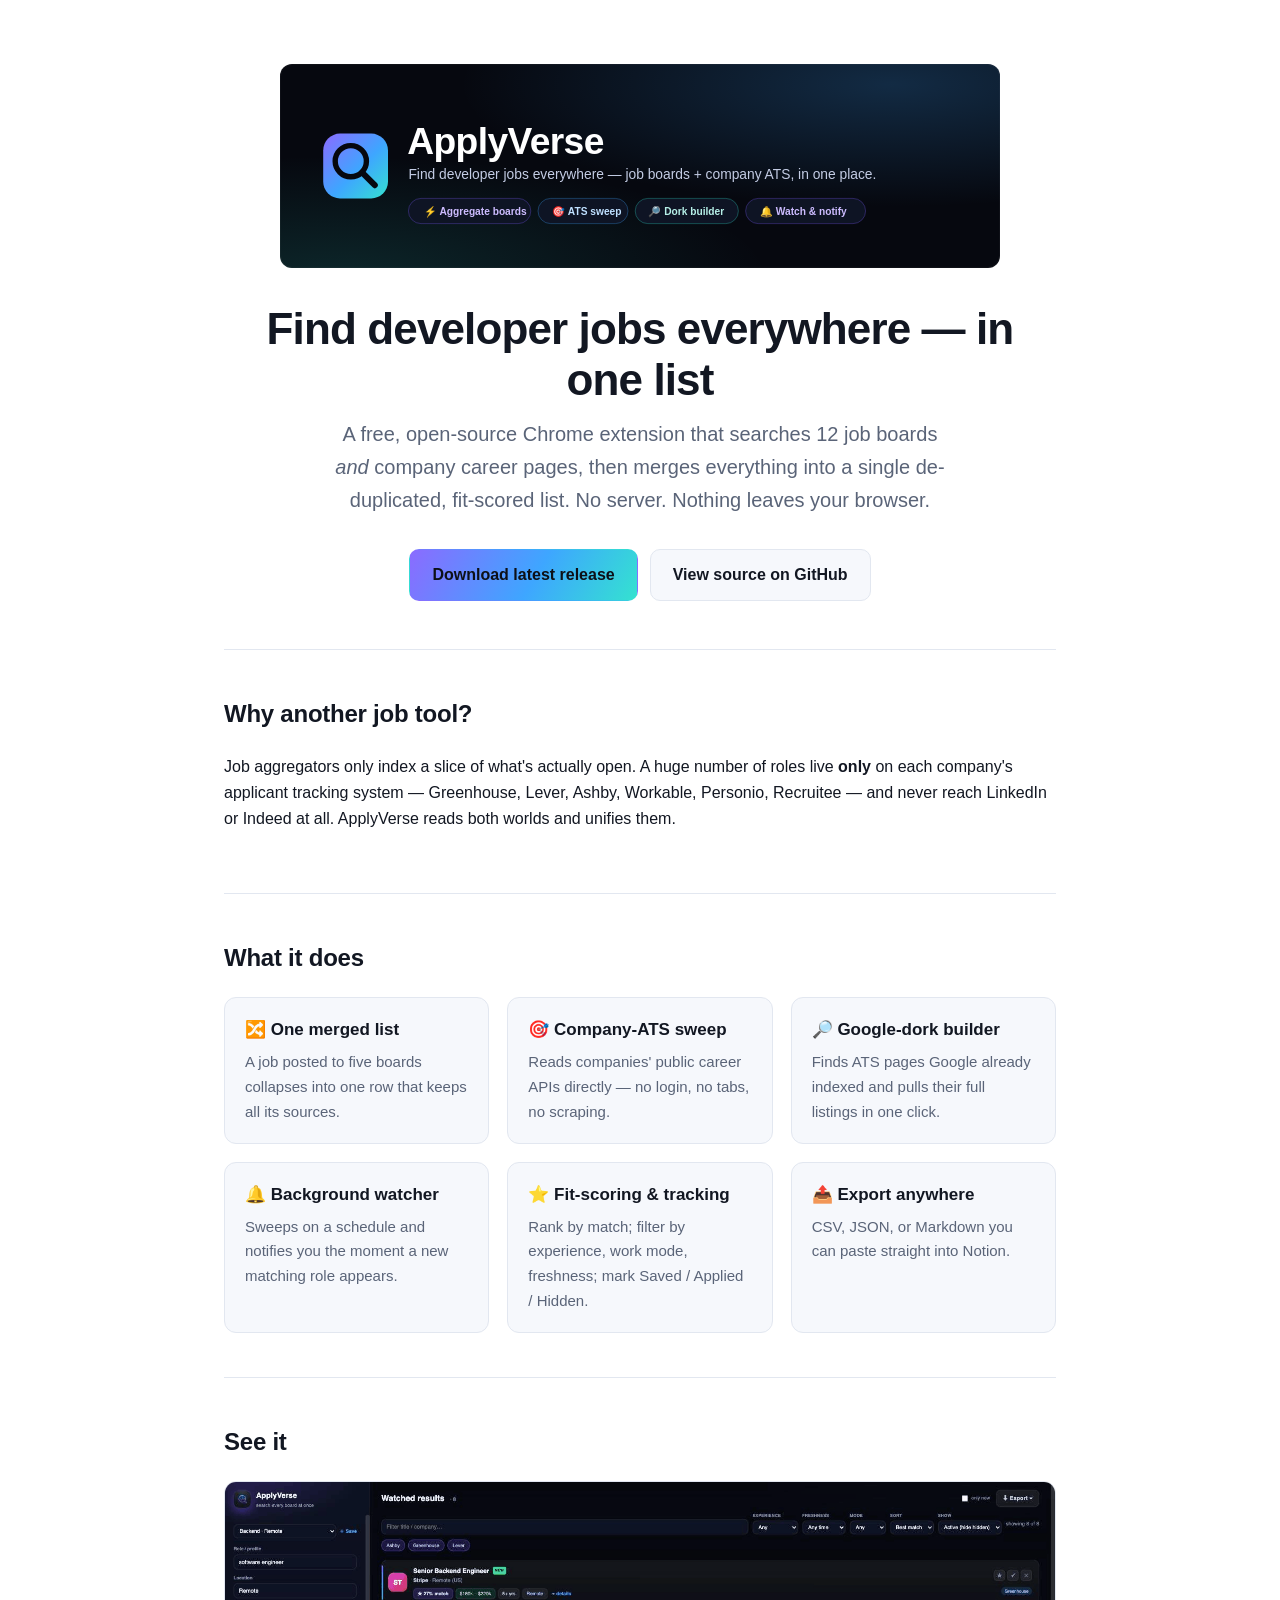
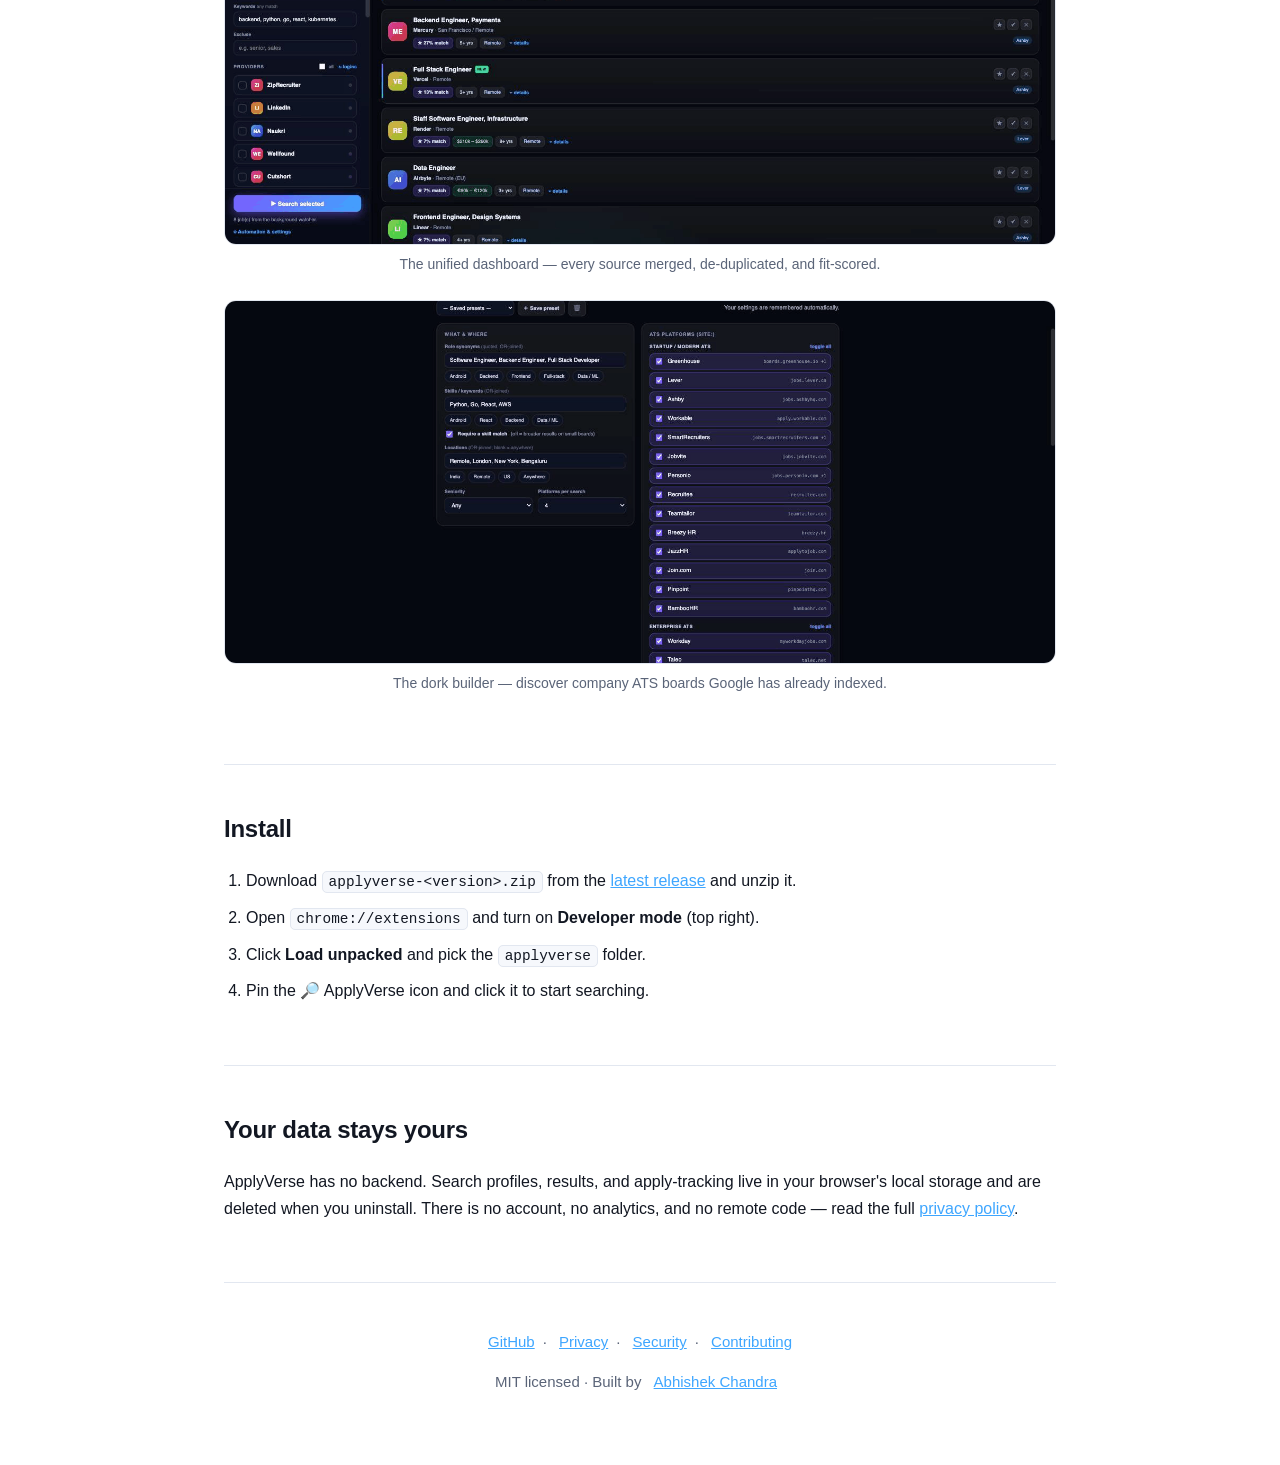
<file: docs/index.html>
<!doctype html>
<html lang="en">
<head>
<meta charset="utf-8">
<meta name="viewport" content="width=device-width, initial-scale=1">
<title>ApplyVerse — find developer jobs across job boards and company ATS</title>
<meta name="description" content="Free, open-source Chrome extension that searches 12 job boards plus company ATS pages (Greenhouse, Lever, Ashby, Workable, Personio, Recruitee) and merges everything into one de-duplicated, fit-scored list. No server — all data stays in your browser.">
<link rel="canonical" href="https://theabhishekchandra.github.io/ApplyVerse/">
<meta property="og:type" content="website">
<meta property="og:title" content="ApplyVerse — find developer jobs everywhere">
<meta property="og:description" content="One Chrome extension that aggregates developer jobs from 12 job boards and company ATS pages into a single de-duplicated, fit-scored list. Free and open source.">
<meta property="og:url" content="https://theabhishekchandra.github.io/ApplyVerse/">
<meta property="og:image" content="https://theabhishekchandra.github.io/ApplyVerse/images/banner.svg">
<meta name="twitter:card" content="summary_large_image">
<link rel="icon" href="images/banner.svg">
<script type="application/ld+json">
{
  "@context": "https://schema.org",
  "@type": "SoftwareApplication",
  "name": "ApplyVerse",
  "applicationCategory": "BrowserApplication",
  "operatingSystem": "Chrome",
  "description": "Open-source Chrome extension that aggregates developer jobs from job boards and company applicant tracking systems into one de-duplicated, fit-scored list.",
  "url": "https://theabhishekchandra.github.io/ApplyVerse/",
  "license": "https://opensource.org/licenses/MIT",
  "offers": { "@type": "Offer", "price": "0", "priceCurrency": "USD" }
}
</script>
<link rel="stylesheet" href="style.css">
</head>
<body>

<div class="wrap">

<header>
  <img src="images/banner.svg" alt="ApplyVerse">
  <h1>Find developer jobs everywhere — in one list</h1>
  <p class="tagline">
    A free, open-source Chrome extension that searches 12 job boards <em>and</em>
    company career pages, then merges everything into a single de-duplicated,
    fit-scored list. No server. Nothing leaves your browser.
  </p>
  <div class="cta">
    <a class="btn primary" href="https://github.com/theabhishekchandra/ApplyVerse/releases/latest">Download latest release</a>
    <a class="btn" href="https://github.com/theabhishekchandra/ApplyVerse">View source on GitHub</a>
  </div>
</header>

<section>
  <h2>Why another job tool?</h2>
  <p>
    Job aggregators only index a slice of what's actually open. A huge number of
    roles live <strong>only</strong> on each company's applicant tracking system —
    Greenhouse, Lever, Ashby, Workable, Personio, Recruitee — and never reach
    LinkedIn or Indeed at all. ApplyVerse reads both worlds and unifies them.
  </p>
</section>

<section>
  <h2>What it does</h2>
  <div class="grid">
    <div class="card">
      <h3>🔀 One merged list</h3>
      <p>A job posted to five boards collapses into one row that keeps all its sources.</p>
    </div>
    <div class="card">
      <h3>🎯 Company-ATS sweep</h3>
      <p>Reads companies' public career APIs directly — no login, no tabs, no scraping.</p>
    </div>
    <div class="card">
      <h3>🔎 Google-dork builder</h3>
      <p>Finds ATS pages Google already indexed and pulls their full listings in one click.</p>
    </div>
    <div class="card">
      <h3>🔔 Background watcher</h3>
      <p>Sweeps on a schedule and notifies you the moment a new matching role appears.</p>
    </div>
    <div class="card">
      <h3>⭐ Fit-scoring &amp; tracking</h3>
      <p>Rank by match; filter by experience, work mode, freshness; mark Saved / Applied / Hidden.</p>
    </div>
    <div class="card">
      <h3>📤 Export anywhere</h3>
      <p>CSV, JSON, or Markdown you can paste straight into Notion.</p>
    </div>
  </div>
</section>

<section>
  <h2>See it</h2>
  <figure>
    <img src="images/dashboard.png" alt="ApplyVerse results dashboard showing merged, de-duplicated job listings with fit scores">
    <figcaption>The unified dashboard — every source merged, de-duplicated, and fit-scored.</figcaption>
  </figure>
  <figure>
    <img src="images/dork-builder.png" alt="ApplyVerse Google-dork builder for discovering company ATS job pages">
    <figcaption>The dork builder — discover company ATS boards Google has already indexed.</figcaption>
  </figure>
</section>

<section>
  <h2>Install</h2>
  <ol>
    <li>Download <code>applyverse-&lt;version&gt;.zip</code> from the
        <a href="https://github.com/theabhishekchandra/ApplyVerse/releases/latest">latest release</a> and unzip it.</li>
    <li>Open <code>chrome://extensions</code> and turn on <strong>Developer mode</strong> (top right).</li>
    <li>Click <strong>Load unpacked</strong> and pick the <code>applyverse</code> folder.</li>
    <li>Pin the 🔎 ApplyVerse icon and click it to start searching.</li>
  </ol>
</section>

<section>
  <h2>Your data stays yours</h2>
  <p>
    ApplyVerse has no backend. Search profiles, results, and apply-tracking live in
    your browser's local storage and are deleted when you uninstall. There is no
    account, no analytics, and no remote code — read the full
    <a href="privacy.html">privacy policy</a>.
  </p>
</section>

<footer>
  <p>
    <a href="https://github.com/theabhishekchandra/ApplyVerse">GitHub</a>·
    <a href="privacy.html">Privacy</a>·
    <a href="https://github.com/theabhishekchandra/ApplyVerse/blob/main/SECURITY.md">Security</a>·
    <a href="https://github.com/theabhishekchandra/ApplyVerse/blob/main/CONTRIBUTING.md">Contributing</a>
  </p>
  <p>MIT licensed · Built by <a href="https://github.com/theabhishekchandra">Abhishek Chandra</a></p>
</footer>

</div>
</body>
</html>
</file>
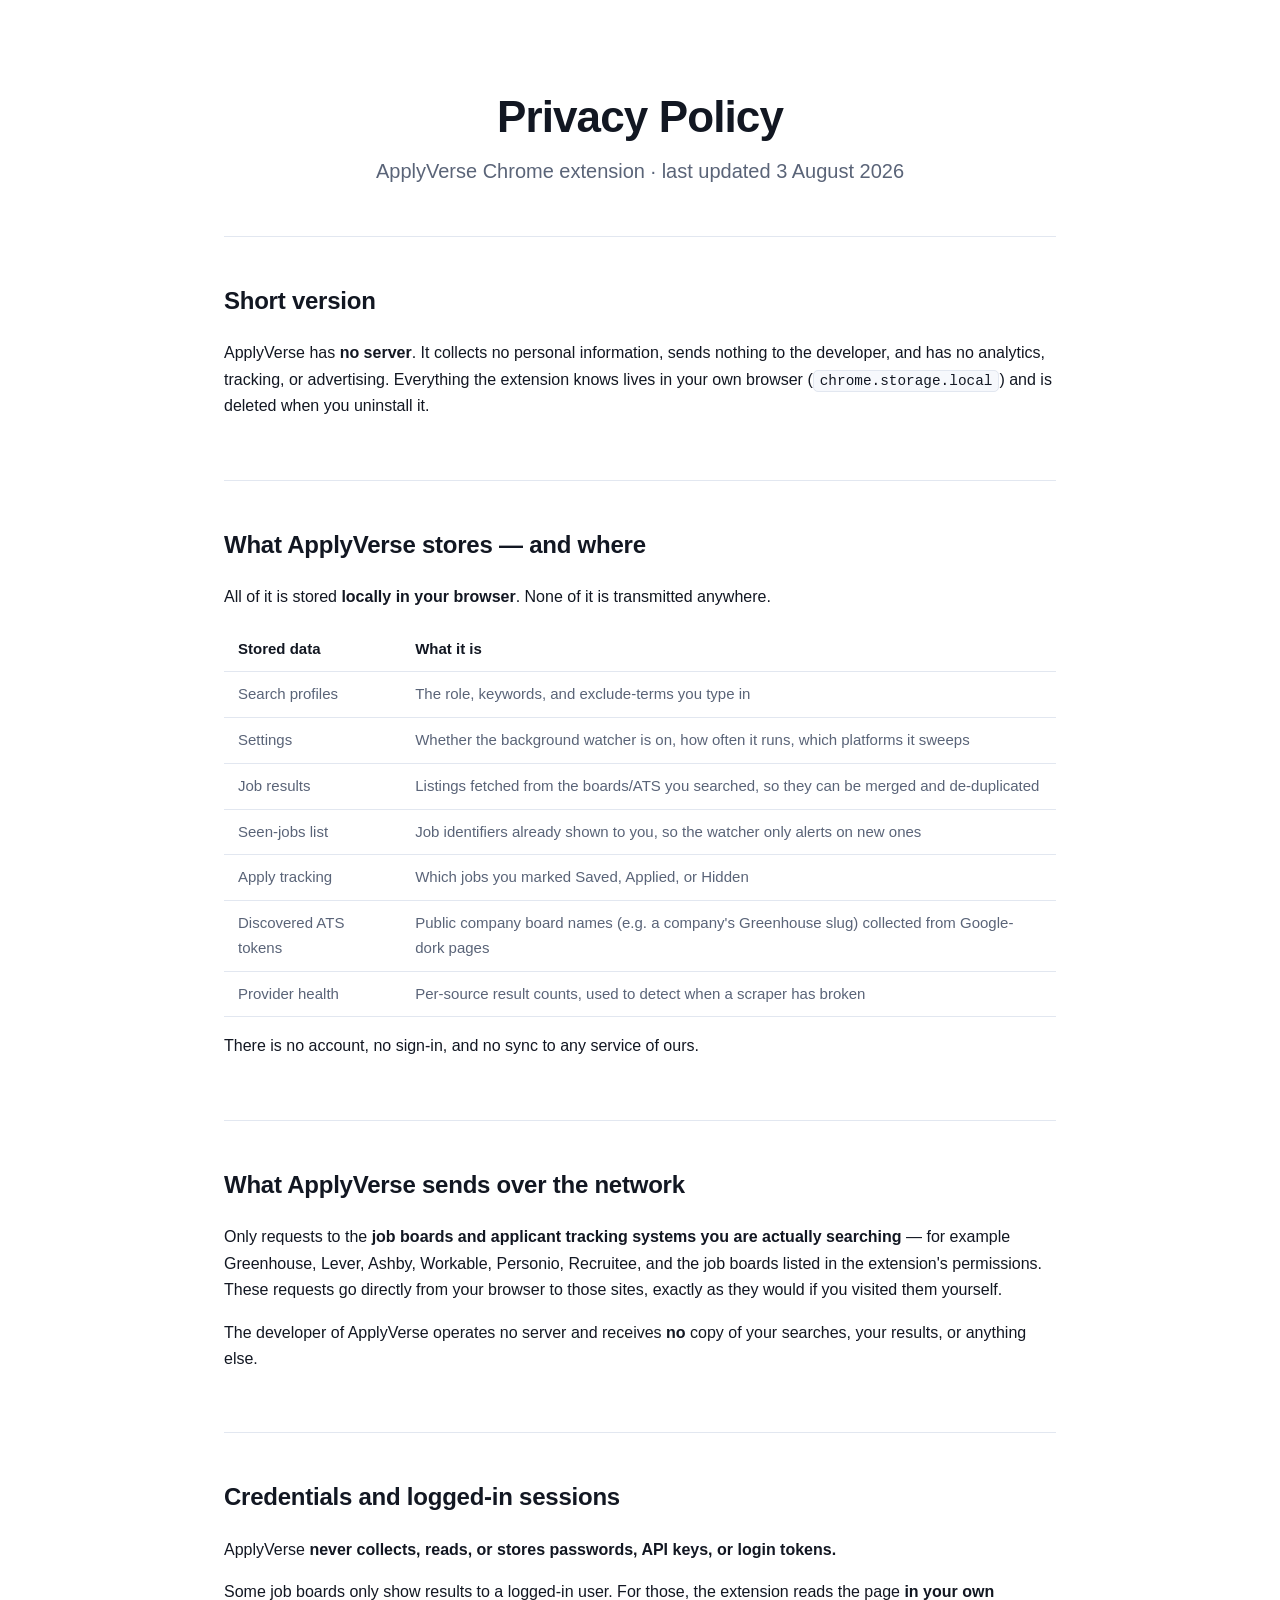
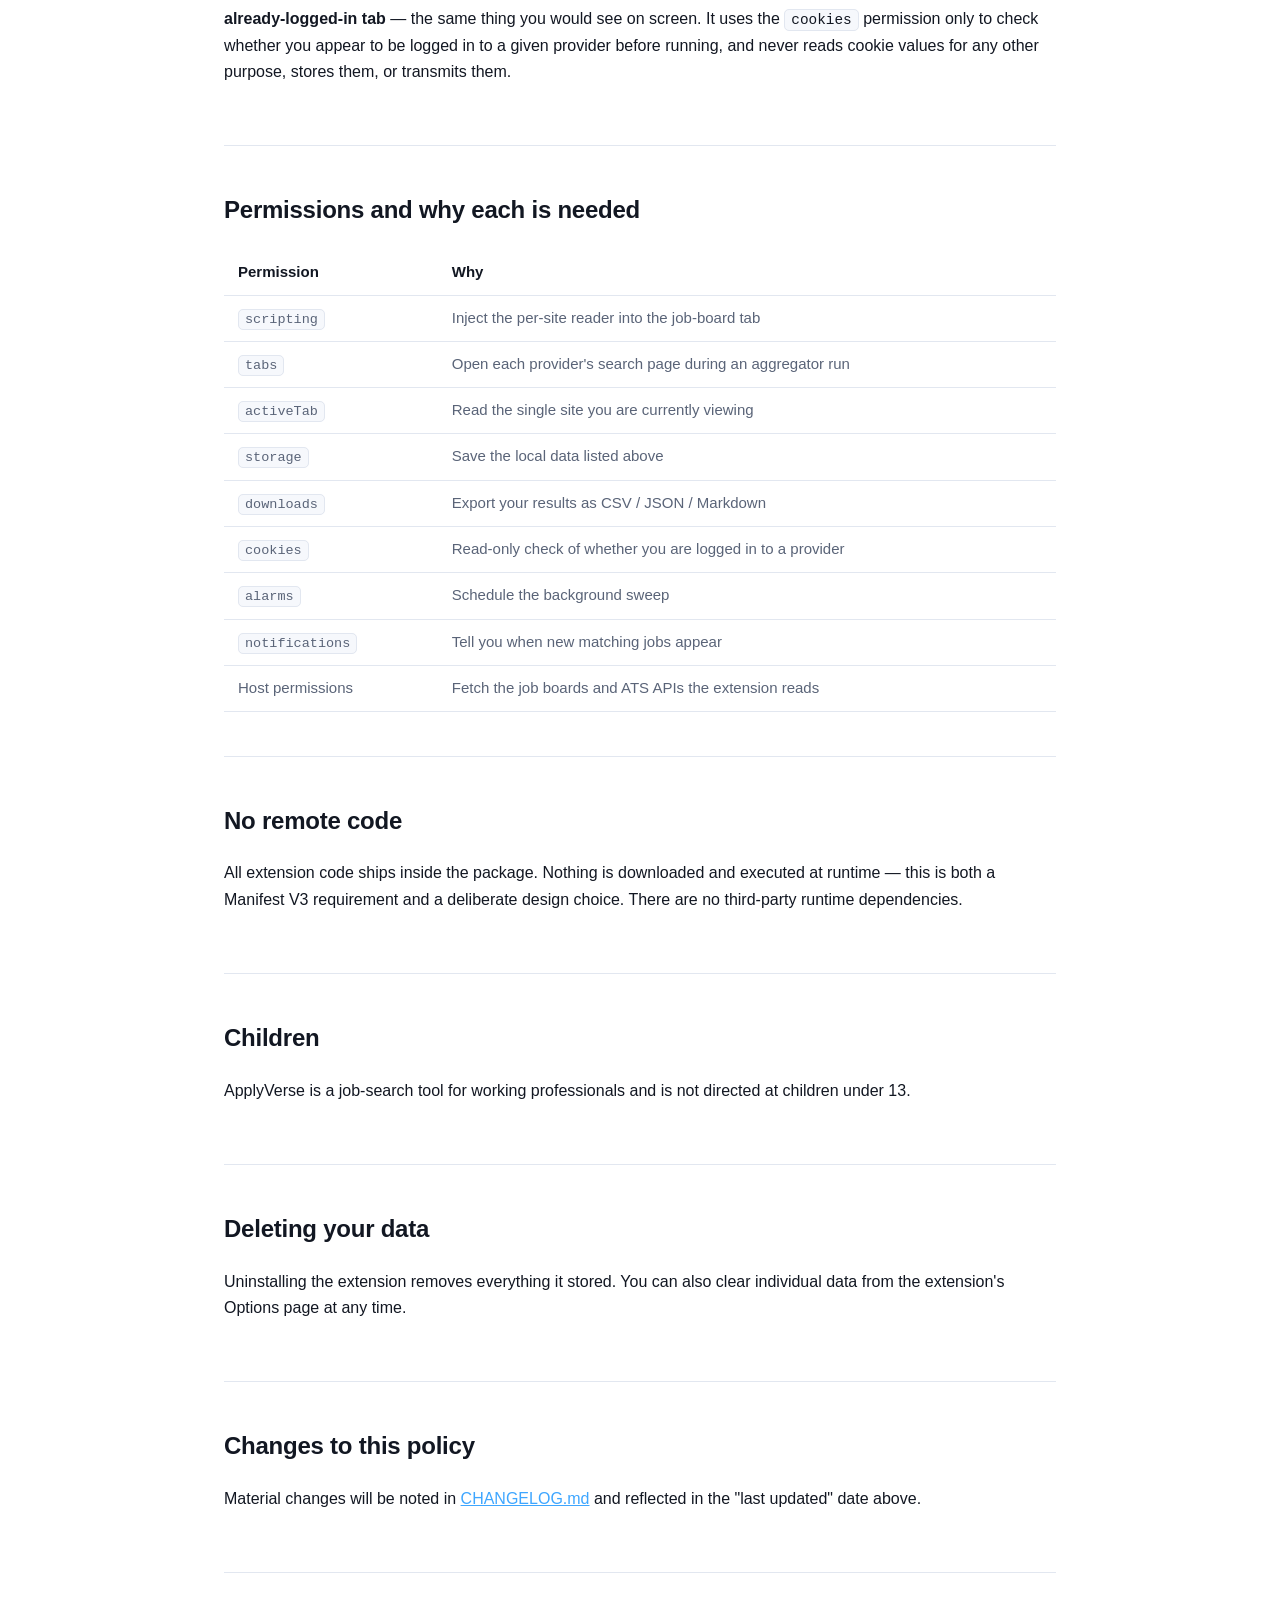
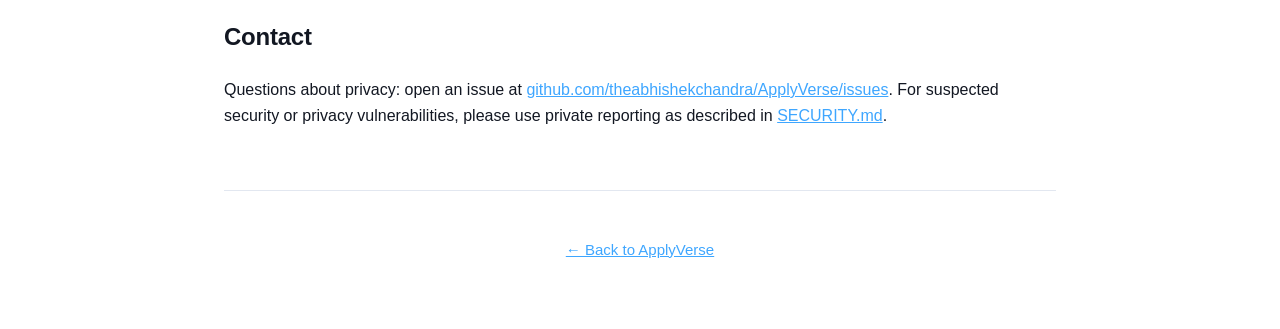
<file: docs/privacy.html>
<!doctype html>
<html lang="en">
<head>
<meta charset="utf-8">
<meta name="viewport" content="width=device-width, initial-scale=1">
<title>Privacy Policy — ApplyVerse</title>
<meta name="description" content="ApplyVerse privacy policy: the extension has no server, collects no personal data, and stores everything locally in your own browser.">
<link rel="canonical" href="https://theabhishekchandra.github.io/ApplyVerse/privacy.html">
<meta property="og:type" content="website">
<meta property="og:title" content="Privacy Policy — ApplyVerse">
<meta property="og:description" content="No server, no analytics, no accounts. Everything ApplyVerse stores stays in your browser.">
<meta property="og:url" content="https://theabhishekchandra.github.io/ApplyVerse/privacy.html">
<link rel="icon" href="images/banner.svg">
<link rel="stylesheet" href="style.css">
</head>
<body>

<div class="wrap">

<header>
  <h1>Privacy Policy</h1>
  <p class="tagline">ApplyVerse Chrome extension · last updated 3 August 2026</p>
</header>

<section>
  <h2>Short version</h2>
  <p>
    ApplyVerse has <strong>no server</strong>. It collects no personal
    information, sends nothing to the developer, and has no analytics, tracking,
    or advertising. Everything the extension knows lives in your own browser
    (<code>chrome.storage.local</code>) and is deleted when you uninstall it.
  </p>
</section>

<section>
  <h2>What ApplyVerse stores — and where</h2>
  <p>All of it is stored <strong>locally in your browser</strong>. None of it is transmitted anywhere.</p>
  <div class="table-scroll">
    <table>
      <thead><tr><th>Stored data</th><th>What it is</th></tr></thead>
      <tbody>
        <tr><td>Search profiles</td><td>The role, keywords, and exclude-terms you type in</td></tr>
        <tr><td>Settings</td><td>Whether the background watcher is on, how often it runs, which platforms it sweeps</td></tr>
        <tr><td>Job results</td><td>Listings fetched from the boards/ATS you searched, so they can be merged and de-duplicated</td></tr>
        <tr><td>Seen-jobs list</td><td>Job identifiers already shown to you, so the watcher only alerts on new ones</td></tr>
        <tr><td>Apply tracking</td><td>Which jobs you marked Saved, Applied, or Hidden</td></tr>
        <tr><td>Discovered ATS tokens</td><td>Public company board names (e.g. a company's Greenhouse slug) collected from Google-dork pages</td></tr>
        <tr><td>Provider health</td><td>Per-source result counts, used to detect when a scraper has broken</td></tr>
      </tbody>
    </table>
  </div>
  <p>There is no account, no sign-in, and no sync to any service of ours.</p>
</section>

<section>
  <h2>What ApplyVerse sends over the network</h2>
  <p>
    Only requests to the <strong>job boards and applicant tracking systems you are
    actually searching</strong> — for example Greenhouse, Lever, Ashby, Workable,
    Personio, Recruitee, and the job boards listed in the extension's permissions.
    These requests go directly from your browser to those sites, exactly as they
    would if you visited them yourself.
  </p>
  <p>
    The developer of ApplyVerse operates no server and receives <strong>no</strong>
    copy of your searches, your results, or anything else.
  </p>
</section>

<section>
  <h2>Credentials and logged-in sessions</h2>
  <p>
    ApplyVerse <strong>never collects, reads, or stores passwords, API keys, or
    login tokens.</strong>
  </p>
  <p>
    Some job boards only show results to a logged-in user. For those, the
    extension reads the page <strong>in your own already-logged-in tab</strong> —
    the same thing you would see on screen. It uses the <code>cookies</code>
    permission only to check whether you appear to be logged in to a given
    provider before running, and never reads cookie values for any other purpose,
    stores them, or transmits them.
  </p>
</section>

<section>
  <h2>Permissions and why each is needed</h2>
  <div class="table-scroll">
    <table>
      <thead><tr><th>Permission</th><th>Why</th></tr></thead>
      <tbody>
        <tr><td><code>scripting</code></td><td>Inject the per-site reader into the job-board tab</td></tr>
        <tr><td><code>tabs</code></td><td>Open each provider's search page during an aggregator run</td></tr>
        <tr><td><code>activeTab</code></td><td>Read the single site you are currently viewing</td></tr>
        <tr><td><code>storage</code></td><td>Save the local data listed above</td></tr>
        <tr><td><code>downloads</code></td><td>Export your results as CSV / JSON / Markdown</td></tr>
        <tr><td><code>cookies</code></td><td>Read-only check of whether you are logged in to a provider</td></tr>
        <tr><td><code>alarms</code></td><td>Schedule the background sweep</td></tr>
        <tr><td><code>notifications</code></td><td>Tell you when new matching jobs appear</td></tr>
        <tr><td>Host permissions</td><td>Fetch the job boards and ATS APIs the extension reads</td></tr>
      </tbody>
    </table>
  </div>
</section>

<section>
  <h2>No remote code</h2>
  <p>
    All extension code ships inside the package. Nothing is downloaded and
    executed at runtime — this is both a Manifest V3 requirement and a deliberate
    design choice. There are no third-party runtime dependencies.
  </p>
</section>

<section>
  <h2>Children</h2>
  <p>
    ApplyVerse is a job-search tool for working professionals and is not directed
    at children under 13.
  </p>
</section>

<section>
  <h2>Deleting your data</h2>
  <p>
    Uninstalling the extension removes everything it stored. You can also clear
    individual data from the extension's Options page at any time.
  </p>
</section>

<section>
  <h2>Changes to this policy</h2>
  <p>
    Material changes will be noted in
    <a href="https://github.com/theabhishekchandra/ApplyVerse/blob/main/CHANGELOG.md">CHANGELOG.md</a>
    and reflected in the "last updated" date above.
  </p>
</section>

<section>
  <h2>Contact</h2>
  <p>
    Questions about privacy: open an issue at
    <a href="https://github.com/theabhishekchandra/ApplyVerse/issues">github.com/theabhishekchandra/ApplyVerse/issues</a>.
    For suspected security or privacy vulnerabilities, please use private
    reporting as described in
    <a href="https://github.com/theabhishekchandra/ApplyVerse/blob/main/SECURITY.md">SECURITY.md</a>.
  </p>
</section>

<footer>
  <p><a href="./">← Back to ApplyVerse</a></p>
</footer>

</div>
</body>
</html>
</file>
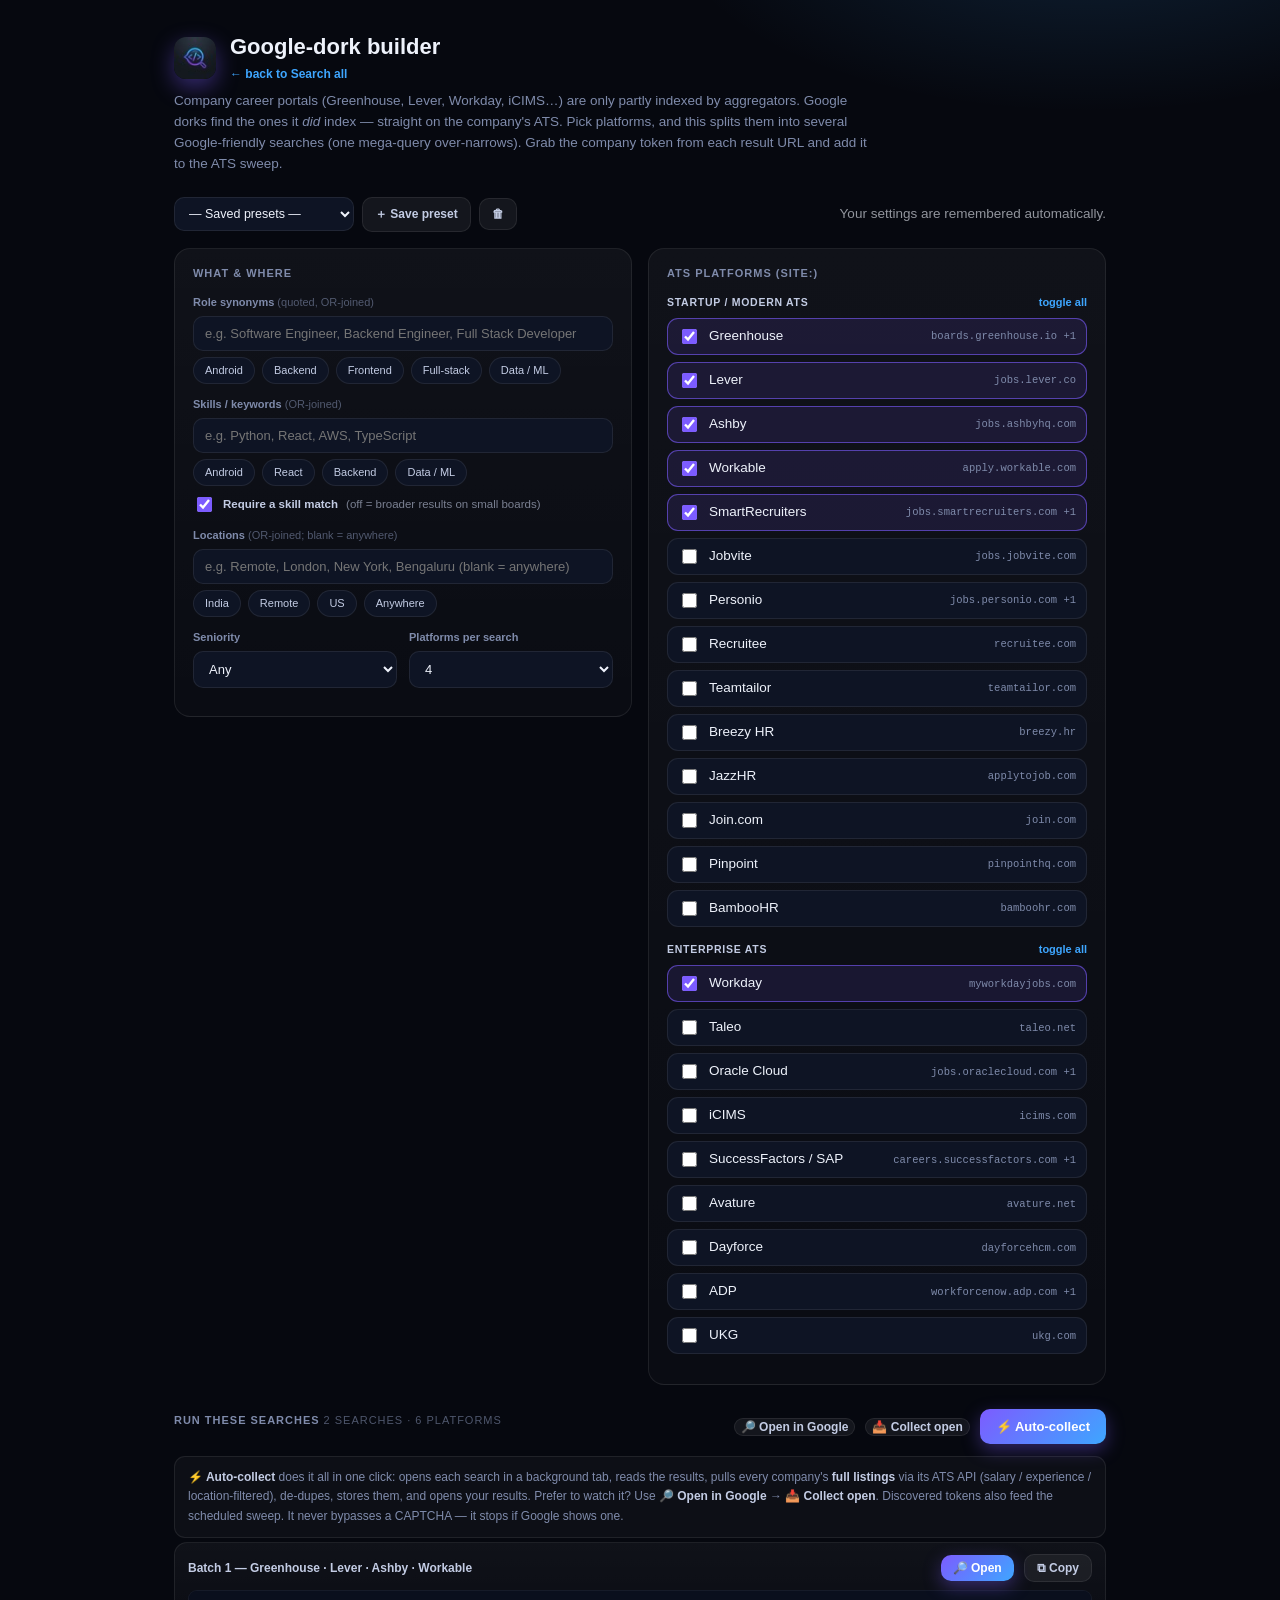
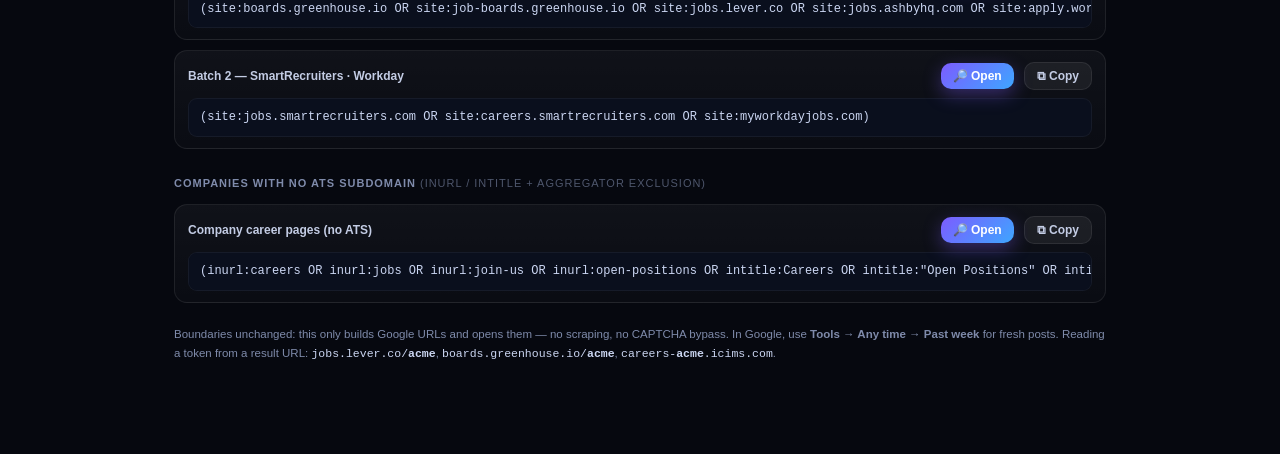
<file: extension/dorks.html>
<!doctype html>
<html>
<head>
  <meta charset="utf-8">
  <title>ApplyVerse — Google-dork builder</title>
  <link rel="icon" type="image/png" href="icons/icon48.png">
  <link rel="stylesheet" href="dorks.css">
</head>
<body>
  <div class="wrap">
    <div class="head">
      <img class="logo" src="icons/icon48.png" alt="Logo">
      <div>
        <h1>Google-dork builder</h1>
        <a class="back" href="results.html">← back to Search all</a>
      </div>
    </div>
    <p class="lede">Company career portals (Greenhouse, Lever, Workday, iCIMS…) are only
      partly indexed by aggregators. Google dorks find the ones it <em>did</em> index —
      straight on the company's ATS. Pick platforms, and this splits them into
      several Google-friendly searches (one mega-query over-narrows). Grab the company
      token from each result URL and add it to the ATS sweep.</p>

    <div class="preset-bar">
      <select id="presetSel"><option value="">— Saved presets —</option></select>
      <button class="ghost small" id="savePreset">＋ Save preset</button>
      <button class="ghost small" id="delPreset" title="Delete selected preset">🗑</button>
      <span class="dim" style="margin-left:auto">Your settings are remembered automatically.</span>
    </div>

    <div class="grid">
      <div class="panel">
        <h2>What & where</h2>
        <div class="fld">
          <label>Role synonyms <span class="dim">(quoted, OR-joined)</span></label>
          <input id="roles" type="text" value="" placeholder="e.g. Software Engineer, Backend Engineer, Full Stack Developer">
          <div class="presets" id="rolePresets"></div>
        </div>
        <div class="fld">
          <label>Skills / keywords <span class="dim">(OR-joined)</span></label>
          <input id="skills" type="text" value="" placeholder="e.g. Python, React, AWS, TypeScript">
          <div class="presets" id="skillPresets"></div>
          <label class="inline"><input type="checkbox" id="reqSkills" checked> Require a skill match <span class="dim">(off = broader results on small boards)</span></label>
        </div>
        <div class="fld">
          <label>Locations <span class="dim">(OR-joined; blank = anywhere)</span></label>
          <input id="locs" type="text" value="" placeholder="e.g. Remote, London, New York, Bengaluru (blank = anywhere)">
          <div class="presets" id="locPresets"></div>
        </div>
        <div class="row2">
          <div class="fld">
            <label>Seniority</label>
            <select id="level">
              <option value="any">Any</option>
              <option value="senior">Senior / Staff / Lead</option>
              <option value="fresher">Fresher / Entry level</option>
            </select>
          </div>
          <div class="fld">
            <label>Platforms per search</label>
            <select id="perBatch">
              <option value="1">1 (most complete)</option>
              <option value="3">3</option>
              <option value="4" selected>4</option>
              <option value="6">6</option>
            </select>
          </div>
        </div>
      </div>

      <div class="panel">
        <h2>ATS platforms (site:)</h2>
        <div id="atsChecks"></div>
      </div>
    </div>

    <div class="out">
      <div class="out-head">
        <h2>Run these searches <span class="dim" id="batchCount"></span></h2>
        <div style="display:flex;gap:10px;align-items:center">
          <button class="ghost" id="openAll" title="Open each batch search in a Google tab">🔎 Open in Google</button>
          <button class="ghost" id="collect" title="Scan the ALREADY-OPEN Google result tabs, pull each company's full listings, and store them">📥 Collect open</button>
          <button class="primary" id="auto" title="Open each search in a background tab, scan it, and collect — all automatically">⚡ Auto-collect</button>
        </div>
      </div>
      <div class="flow-hint"><b>⚡ Auto-collect</b> does it all in one click: opens each search in a
        background tab, reads the results, pulls every company's <b>full listings</b> via its ATS API
        (salary / experience / location-filtered), de-dupes, stores them, and opens your results.
        Prefer to watch it? Use <b>🔎 Open in Google</b> → <b>📥 Collect open</b>. Discovered tokens
        also feed the scheduled sweep. It never bypasses a CAPTCHA — it stops if Google shows one.</div>
      <div id="collectMsg" class="harvest-msg" hidden></div>
      <div id="collectBar" class="collect-bar" hidden><div class="fill" id="collectFill"></div></div>
      <div id="queries" class="queries"></div>

      <h2 style="margin-top:26px">Companies with no ATS subdomain <span class="dim">(inurl / intitle + aggregator exclusion)</span></h2>
      <div id="genq" class="queries"></div>
    </div>

    <p class="hint">Boundaries unchanged: this only builds Google URLs and opens them — no scraping,
      no CAPTCHA bypass. In Google, use <b>Tools → Any time → Past week</b> for fresh posts.
      Reading a token from a result URL: <code>jobs.lever.co/<b>acme</b></code>,
      <code>boards.greenhouse.io/<b>acme</b></code>, <code>careers-<b>acme</b>.icims.com</code>.</p>
  </div>

  <script src="rank.js"></script>
  <script src="store.js"></script>
  <script src="ats.js"></script>
  <script src="dorks.js"></script>
</body>
</html>
</file>
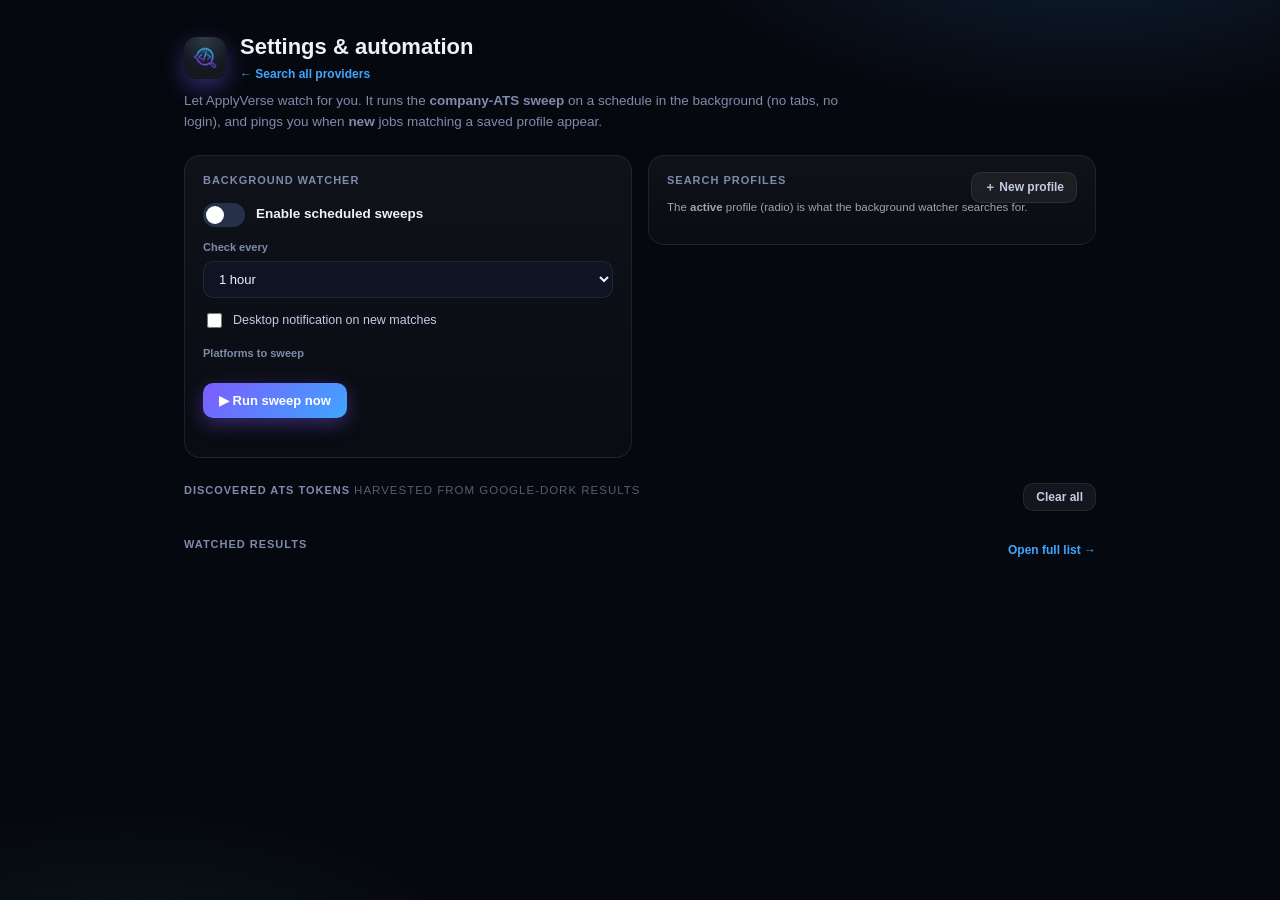
<file: extension/options.html>
<!doctype html>
<html>
<head>
  <meta charset="utf-8">
  <title>ApplyVerse — Settings & automation</title>
  <link rel="icon" type="image/png" href="icons/icon48.png">
  <link rel="stylesheet" href="options.css">
</head>
<body>
  <div class="wrap">
    <div class="head">
      <img class="logo" src="icons/icon48.png" alt="Logo">
      <div>
        <h1>Settings &amp; automation</h1>
        <a class="back" href="results.html">← Search all providers</a>
      </div>
    </div>
    <p class="lede">Let ApplyVerse watch for you. It runs the <b>company-ATS sweep</b> on a
      schedule in the background (no tabs, no login), and pings you when <b>new</b> jobs
      matching a saved profile appear.</p>

    <div class="grid">
      <!-- ============ automation ============ -->
      <div class="panel">
        <h2>Background watcher</h2>
        <label class="switch">
          <input type="checkbox" id="autoEnabled">
          <span class="track"></span>
          <span class="switch-label">Enable scheduled sweeps</span>
        </label>

        <div class="fld">
          <label>Check every</label>
          <select id="intervalMin">
            <option value="60">1 hour</option>
            <option value="120">2 hours</option>
            <option value="180">3 hours</option>
            <option value="360">6 hours</option>
            <option value="720">12 hours</option>
            <option value="1440">Daily</option>
          </select>
        </div>

        <label class="inline"><input type="checkbox" id="notify"> Desktop notification on new matches</label>

        <div class="fld" style="margin-top:14px">
          <label>Platforms to sweep</label>
          <div id="platforms" class="checks"></div>
        </div>

        <div class="run-row">
          <button id="runNow" class="primary">▶ Run sweep now</button>
          <span id="runStatus" class="run-status"></span>
        </div>
        <div id="lastRun" class="last-run"></div>
      </div>

      <!-- ============ profiles ============ -->
      <div class="panel">
        <div class="panel-head">
          <h2>Search profiles</h2>
          <button id="addProfile" class="ghost small">＋ New profile</button>
        </div>
        <p class="dim" style="margin-top:-4px">The <b>active</b> profile (radio) is what the background watcher searches for.</p>
        <div id="profiles" class="profiles"></div>
        <div id="noProfiles" class="dim empty-note" hidden>No profiles yet — create one to enable the watcher.</div>
      </div>
    </div>

    <div class="watched">
      <div class="watched-head">
        <h2>Discovered ATS tokens <span class="dim">harvested from Google-dork results</span></h2>
        <button id="clearDiscovered" class="ghost small">Clear all</button>
      </div>
      <div id="discovered" class="disc-list"></div>
    </div>

    <div class="watched">
      <div class="watched-head">
        <h2>Watched results <span class="dim" id="watchedCount"></span></h2>
        <a class="linkbtn" id="openWatched" href="results.html?watched=1">Open full list →</a>
      </div>
      <div id="watchedList" class="wlist"></div>
    </div>
  </div>

  <script src="rank.js"></script>
  <script src="store.js"></script>
  <script src="ats.js"></script>
  <script src="options.js"></script>
</body>
</html>
</file>
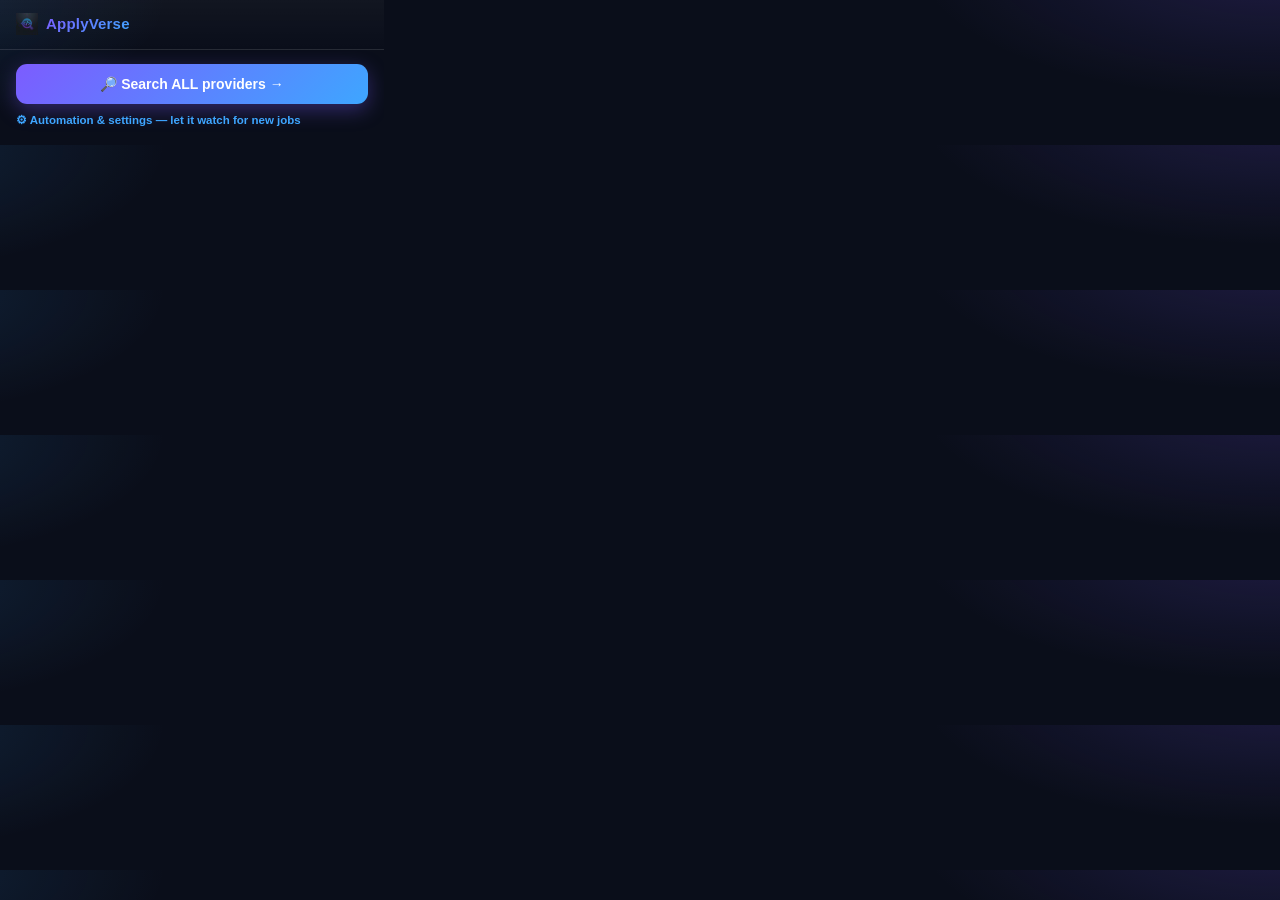
<file: extension/popup.html>
<!doctype html>
<html>
<head>
  <meta charset="utf-8">
  <link rel="stylesheet" href="popup.css">
</head>
<body>
  <header>
    <img class="brand-logo" src="icons/icon48.png" alt="Logo">
    <span class="brand">ApplyVerse</span>
    <span id="count" class="count"></span>
  </header>

  <div class="body">
    <button id="openAll" class="primary" style="width:100%">🔎 Search ALL providers →</button>
    <a id="settings" class="settings-link" href="#">⚙ Automation &amp; settings — let it watch for new jobs</a>
    <div id="singleHint" class="note" hidden>Open one of the 12 job sites in this tab to also run just that provider here.</div>

    <div id="single" hidden>
      <label class="lbl" style="margin-top:10px">Or run this one site</label>
      <select id="site"></select>
      <div id="note" class="note"></div>
      <div id="warn" class="warn" hidden></div>

      <div id="form"></div>

      <div class="opts">
        <label class="chk"><input type="checkbox" id="onlyNew"> Only new since last run</label>
        <label class="chk"><input type="checkbox" id="openTabs"> Open matches in new tabs</label>
      </div>

      <div class="row">
        <button id="start" class="primary">▶ Start</button>
        <button id="stop" class="ghost" hidden>■ Stop</button>
        <button id="csv" class="ghost" disabled>⬇ CSV</button>
      </div>

      <div id="status" class="status"></div>
      <div id="list" class="list"></div>
    </div>
  </div>

  <script src="rank.js"></script>
  <script src="store.js"></script>
  <script src="sites.js"></script>
  <script src="popup.js"></script>
</body>
</html>
</file>
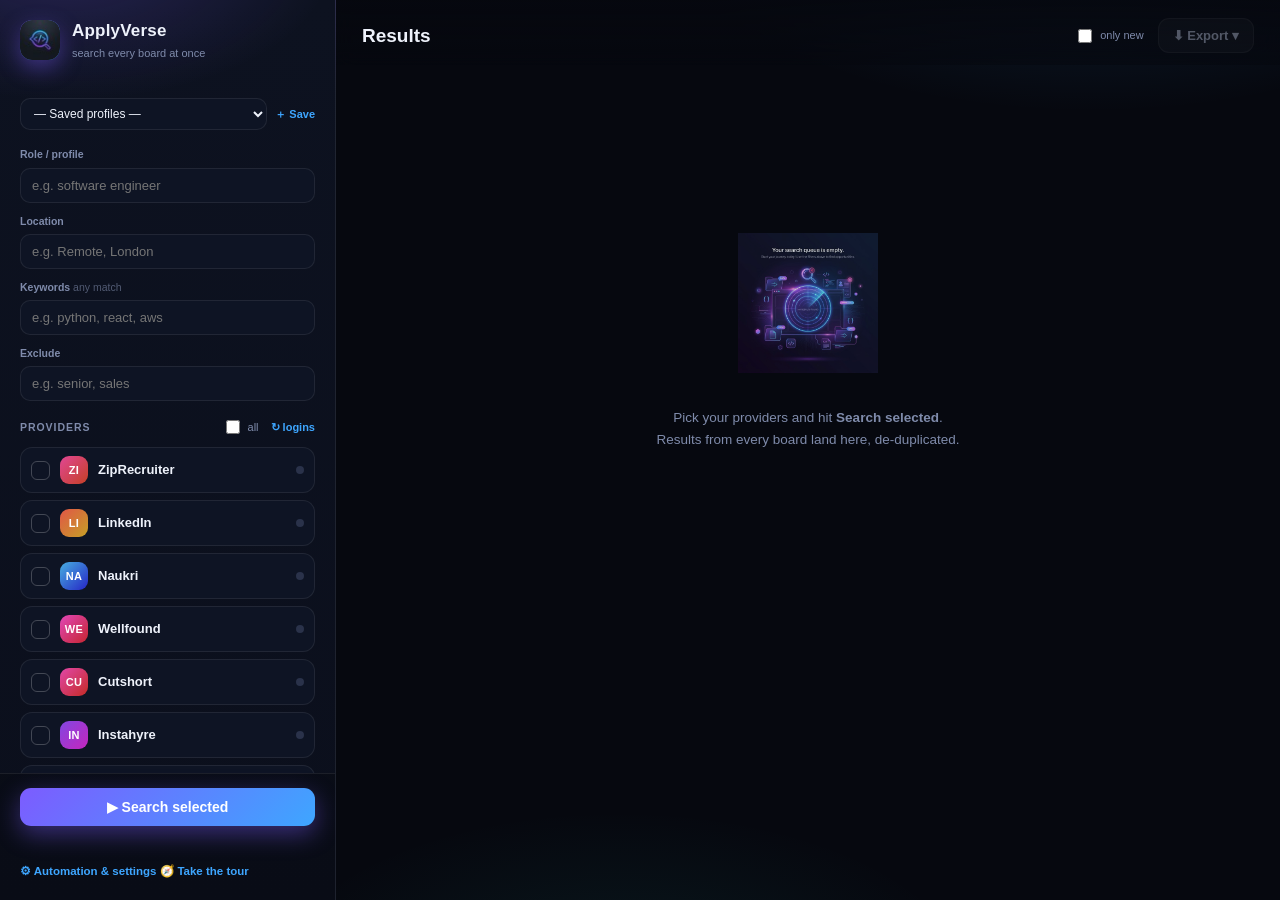
<file: extension/results.html>
<!doctype html>
<html>
<head>
  <meta charset="utf-8">
  <title>ApplyVerse — Search all</title>
  <link rel="icon" type="image/png" href="icons/icon48.png">
  <link rel="stylesheet" href="results.css">
  <link rel="stylesheet" href="tour.css">
</head>
<body>
  <div class="app">
    <!-- ==================== SIDEBAR ==================== -->
    <aside class="rail">
      <div class="rail-head">
        <img class="logo" src="icons/icon48.png" alt="Logo">
        <div>
          <div class="brand">ApplyVerse</div>
          <div class="sub">search every board at once</div>
        </div>
      </div>

      <div class="rail-scroll">
        <div class="group profile-bar">
          <select id="profileSel" title="Load a saved profile"><option value="">— Saved profiles —</option></select>
          <button id="saveProfile" class="linkbtn" title="Save current fields as a profile">＋ Save</button>
        </div>
        <div class="group" id="searchFields">
          <div class="fld"><label>Role / profile</label><input id="role" type="text" placeholder="e.g. software engineer"></div>
          <div class="fld"><label>Location</label><input id="loc" type="text" placeholder="e.g. Remote, London"></div>
          <div class="fld"><label>Keywords <span class="hint">any match</span></label><input id="keywords" type="text" placeholder="e.g. python, react, aws"></div>
          <div class="fld"><label>Exclude</label><input id="exclude" type="text" placeholder="e.g. senior, sales"></div>
        </div>

        <div class="group">
          <div class="group-head">
            <span class="group-title">Providers</span>
            <span class="group-tools">
              <label class="mini-chk"><input type="checkbox" id="selAll"> all</label>
              <button id="recheck" class="linkbtn">↻ logins</button>
            </span>
          </div>
          <div id="providers" class="providers"></div>
        </div>

        <div class="group">
          <div class="group-head">
            <span class="group-title">Company ATS · direct</span>
          </div>
          <div class="ats-note">Sweeps curated companies' public career APIs — no login, no tabs.</div>
          <a id="dork" class="dork-cta" href="dorks.html" title="Open the Dork builder — find companies Google indexed and auto-collect their jobs">
            <span class="dork-cta-ic">⚡</span>
            <span class="dork-cta-tx">
              <b>Dork builder + Auto-collect</b>
              <small>Find companies Google indexed → collect in one click →</small>
            </span>
          </a>
          <div id="atsProviders" class="providers"></div>
        </div>
      </div>

      <div class="rail-foot">
        <button id="search" class="primary block">▶ Search selected</button>
        <div id="status" class="status"></div>
        <a class="settings-link" id="collectedLink" href="results.html?watched=1" hidden>📥 Collected jobs</a>
        <a class="settings-link" id="settingsLink" href="options.html">⚙ Automation &amp; settings</a>
        <a class="settings-link" id="tourLink" href="#" title="Replay the guided tour">🧭 Take the tour</a>
      </div>
    </aside>

    <!-- ==================== CONTENT ==================== -->
    <main class="content">
      <div id="progress" class="progress" hidden><span id="progressFill" class="progress-fill"></span></div>
      <div class="topbar">
        <div class="topbar-row">
          <h1>Results <span id="count" class="count"></span></h1>
          <div class="topbar-actions">
            <label class="mini-chk"><input type="checkbox" id="onlyNew"> only new</label>
            <div class="export-wrap">
              <button id="exportBtn" class="ghost" disabled>⬇ Export ▾</button>
              <div id="exportMenu" class="export-menu" hidden>
                <button data-fmt="csv">CSV (.csv)</button>
                <button data-fmt="json">JSON (.json)</button>
                <button data-fmt="md">Markdown — Notion (.md)</button>
                <button data-fmt="tsv">Copy for Sheets / Excel</button>
              </div>
            </div>
          </div>
        </div>

        <div id="toolbar" class="toolbar" hidden>
          <input id="fText" type="text" class="search-in" placeholder="Filter title / company…">
          <label class="sel">Experience
            <select id="fExp"><option value="any">Any</option><option value="fresher">Fresher 0–1</option><option value="junior">Junior 1–3</option><option value="mid">Mid 3–6</option><option value="senior">Senior 6+</option></select>
          </label>
          <label class="sel">Freshness
            <select id="fFresh"><option value="0">Any time</option><option value="1">24 hours</option><option value="3">3 days</option><option value="7">This week</option><option value="30">This month</option></select>
          </label>
          <label class="sel">Mode
            <select id="fMode"><option value="any">Any</option><option value="remote">Remote</option><option value="hybrid">Hybrid</option><option value="onsite">On-site</option></select>
          </label>
          <label class="sel">Sort
            <select id="fSort"><option value="fit">Best match</option><option value="newfirst">New first</option><option value="newest">Newest</option><option value="company">Company</option><option value="title">Title</option><option value="salary">Salary</option></select>
          </label>
          <label class="sel">Show
            <select id="fTrack"><option value="active">Active (hide hidden)</option><option value="all">All</option><option value="saved">★ Saved</option><option value="applied">✓ Applied</option></select>
          </label>
          <span id="showing" class="showing"></span>
          <div id="srcChips" class="src-chips"></div>
        </div>
      </div>

      <div id="rows" class="cards"></div>
      <div id="empty" class="empty">
        <img class="empty-img" src="icons/empty_state.png" alt="Empty State">
        <p>Pick your providers and hit <b>Search selected</b>.<br>Results from every board land here, de-duplicated.</p>
      </div>
    </main>
  </div>

  <div id="toast" class="toast" role="status" aria-live="polite"></div>

  <!-- rank.js first: store.js, filters.js and results.js all use its
       jobKey/postingKey identity helpers. -->
  <script src="rank.js"></script>
  <script src="sites.js"></script>
  <script src="ats.js"></script>
  <script src="store.js"></script>
  <script src="filters.js"></script>
  <script src="results.js"></script>
  <script src="tour.js"></script>
</body>
</html>
</file>
<file: docs/style.css>
/* Shared styles for the ApplyVerse GitHub Pages site (index.html, privacy.html). */

:root {
  --bg: #0d1017;
  --surface: #151a24;
  --border: #232a38;
  --text: #e6e9f0;
  --muted: #9aa4b8;
  --violet: #8b6bff;
  --blue: #3ea6ff;
  --teal: #34e2d0;
}
@media (prefers-color-scheme: light) {
  :root {
    --bg: #ffffff; --surface: #f6f8fc; --border: #e2e7f0;
    --text: #121722; --muted: #5a6478;
  }
}

* { box-sizing: border-box; }
body {
  margin: 0;
  background: var(--bg);
  color: var(--text);
  font: 16px/1.65 -apple-system, BlinkMacSystemFont, "Segoe UI", Roboto, Helvetica, Arial, sans-serif;
  -webkit-font-smoothing: antialiased;
}
.wrap { max-width: 880px; margin: 0 auto; padding: 0 24px; }
a { color: var(--blue); }

header { padding: 64px 0 48px; text-align: center; }
header img { width: 100%; max-width: 720px; height: auto; }
h1 {
  font-size: clamp(30px, 5vw, 44px); line-height: 1.15; margin: 28px 0 12px;
  letter-spacing: -0.02em;
}
.tagline { font-size: clamp(17px, 2.4vw, 20px); color: var(--muted); margin: 0 auto; max-width: 620px; }

.cta { display: flex; flex-wrap: wrap; gap: 12px; justify-content: center; margin-top: 32px; }
.btn {
  display: inline-block; padding: 12px 22px; border-radius: 10px;
  font-weight: 600; text-decoration: none; border: 1px solid var(--border);
  color: var(--text); background: var(--surface);
}
.btn.primary {
  background: linear-gradient(120deg, var(--violet), var(--blue) 55%, var(--teal));
  color: #0d1017; border-color: transparent;
}

section { padding: 44px 0; border-top: 1px solid var(--border); }
h2 { font-size: 24px; letter-spacing: -0.01em; margin: 0 0 20px; }
h3 { font-size: 17px; margin: 0 0 6px; }

.grid { display: grid; gap: 18px; grid-template-columns: repeat(auto-fit, minmax(240px, 1fr)); }
.card { background: var(--surface); border: 1px solid var(--border); border-radius: 12px; padding: 18px 20px; }
.card p { margin: 0; color: var(--muted); font-size: 15px; }

ol, ul { padding-left: 22px; }
ol li, ul li { margin-bottom: 10px; }
code {
  background: var(--surface); border: 1px solid var(--border);
  padding: 2px 6px; border-radius: 5px; font-size: 0.9em;
}

figure { margin: 0 0 24px; }
figure img { width: 100%; height: auto; border: 1px solid var(--border); border-radius: 12px; display: block; }
figcaption { color: var(--muted); font-size: 14px; margin-top: 8px; text-align: center; }

/* Wide content must scroll inside itself, never the page. */
.table-scroll { overflow-x: auto; }
table { border-collapse: collapse; width: 100%; font-size: 15px; }
th, td { text-align: left; padding: 10px 14px; border-bottom: 1px solid var(--border); vertical-align: top; }
th { color: var(--text); font-weight: 600; white-space: nowrap; }
td { color: var(--muted); }

footer { border-top: 1px solid var(--border); padding: 32px 0 56px; color: var(--muted); font-size: 15px; text-align: center; }
footer a { margin: 0 8px; }
</file>
<file: extension/dorks.css>
/* ApplyVerse — Google-dork builder */
* { box-sizing: border-box; }
html, body { margin: 0; min-height: 100%; }
:root {
  --bg: #06080f; --surface-2: #0e1424; --line: rgba(255,255,255,.08); --line-2: rgba(255,255,255,.05);
  --ink: #eef2fb; --ink-2: #c3cce4; --muted: #7f8bab;
  --accent: #7c5cff; --accent-2: #3ea6ff; --cyan: #34e2d0;
  --grad-2: linear-gradient(135deg, #7c5cff, #3ea6ff);
}
body {
  font: 13.5px/1.55 "Inter", -apple-system, "Segoe UI", Roboto, sans-serif; color: var(--ink);
  background:
    radial-gradient(700px 320px at 85% -80px, rgba(62,166,255,.16), transparent 60%),
    radial-gradient(600px 300px at 10% 110%, rgba(52,226,208,.08), transparent 60%),
    var(--bg);
}
::-webkit-scrollbar { width: 10px; height: 10px; }
::-webkit-scrollbar-thumb { background: rgba(255,255,255,.12); border-radius: 20px; }
input, select, button, textarea { font-family: inherit; }
a { color: var(--accent-2); }
.dim { opacity: .6; font-weight: 400; }

.wrap { max-width: 980px; margin: 0 auto; padding: 30px 24px 80px; }
.head { display: flex; align-items: center; gap: 14px; margin-bottom: 6px; }
.logo { width: 42px; height: 42px; border-radius: 12px; background: var(--grad-2); box-shadow: 0 8px 22px rgba(124,92,255,.4); }
h1 { font-size: 22px; margin: 0; font-weight: 800; }
.lede { color: var(--muted); margin: 2px 0 22px; max-width: 700px; }
.back { font-size: 12px; font-weight: 700; text-decoration: none; }

.preset-bar { display: flex; align-items: center; gap: 8px; margin: 0 0 16px; flex-wrap: wrap; }
.preset-bar select { width: auto; min-width: 180px; padding: 8px 10px; font-size: 12.5px; }
.preset-bar .small { padding: 8px 12px; font-size: 12px; }
.grid { display: grid; grid-template-columns: 1fr 1fr; gap: 16px; align-items: start; }
@media (max-width: 760px) { .grid { grid-template-columns: 1fr; } }
.panel { background: linear-gradient(180deg, rgba(255,255,255,.045), rgba(255,255,255,.02)); border: 1px solid var(--line); border-radius: 16px; padding: 16px 18px; }
.panel h2, .out h2 { font-size: 11px; text-transform: uppercase; letter-spacing: .09em; color: var(--muted); font-weight: 800; margin: 0 0 12px; }
.fld { margin-bottom: 12px; }
.fld label { display: block; font-size: 11px; color: var(--muted); margin-bottom: 5px; font-weight: 600; }
.row2 { display: grid; grid-template-columns: 1fr 1fr; gap: 12px; }
input[type="text"], select {
  width: 100%; padding: 9px 11px; border: 1px solid var(--line); border-radius: 10px;
  background: var(--surface-2); color: var(--ink); font-size: 13px; outline: none;
}
input[type="text"]:focus, select:focus { border-color: var(--accent); box-shadow: 0 0 0 3px rgba(124,92,255,.2); }
label.inline { display: flex; align-items: center; gap: 8px; font-size: 11.5px; color: var(--ink-2); margin-top: 8px; cursor: pointer; }
label.inline input { accent-color: var(--accent); width: 15px; height: 15px; }

.cat { margin-bottom: 14px; }
.cat-head { display: flex; align-items: center; justify-content: space-between; margin-bottom: 8px; }
.cat-title { font-size: 10.5px; text-transform: uppercase; letter-spacing: .07em; color: var(--ink-2); font-weight: 800; }
.linkbtn { background: none; border: 0; color: var(--accent-2); font-size: 11px; font-weight: 700; cursor: pointer; padding: 0; }
.linkbtn:hover { text-decoration: underline; }
.checks { display: flex; flex-direction: column; gap: 7px; }
.chk { display: flex; align-items: center; gap: 9px; padding: 7px 10px; background: var(--surface-2); border: 1px solid var(--line); border-radius: 11px; cursor: pointer; user-select: none; }
.chk:hover { border-color: rgba(124,92,255,.45); }
.chk.on { border-color: rgba(124,92,255,.6); background: rgba(124,92,255,.12); }
.chk input { accent-color: var(--accent); width: 15px; height: 15px; }
.chk .site { color: var(--muted); font-size: 10.5px; margin-left: auto; font-family: ui-monospace, Menlo, monospace; }

.presets { display: flex; flex-wrap: wrap; gap: 7px; margin: 6px 0 2px; }
.tag { font-size: 11px; padding: 4px 11px; border-radius: 20px; cursor: pointer; background: var(--surface-2); border: 1px solid var(--line); color: var(--ink-2); }
.tag:hover { border-color: rgba(124,92,255,.5); color: #cdbcff; }

.out { margin-top: 24px; }
.out-head { display: flex; align-items: center; justify-content: space-between; gap: 12px; }
.flow-hint { margin: 12px 0 4px; font-size: 12px; line-height: 1.6; color: var(--muted); background: rgba(255,255,255,.03); border: 1px solid var(--line); border-radius: 11px; padding: 11px 13px; }
.flow-hint b { color: var(--ink-2); }
.harvest-msg { margin: 10px 0 2px; font-size: 12px; color: var(--ink-2); background: rgba(124,92,255,.1); border: 1px solid rgba(124,92,255,.3); border-radius: 10px; padding: 9px 12px; }
.collect-bar { margin: 8px 0 2px; height: 6px; border-radius: 20px; background: var(--surface-2); border: 1px solid var(--line); overflow: hidden; }
.collect-bar .fill { height: 100%; width: 0; background: var(--grad-2); border-radius: 20px; transition: width .3s ease; }
.harvest-msg a { font-weight: 700; }
.queries { display: flex; flex-direction: column; gap: 10px; margin-top: 4px; }
.none { color: var(--muted); font-size: 12.5px; padding: 10px 2px; }
.qrow { background: linear-gradient(180deg, rgba(255,255,255,.045), rgba(255,255,255,.02)); border: 1px solid var(--line); border-radius: 13px; padding: 11px 13px; }
.qtop { display: flex; align-items: center; gap: 10px; margin-bottom: 8px; }
.qlabel { flex: 1; font-size: 12px; font-weight: 700; color: var(--ink-2); }
.qcode { display: block; font: 12px/1.55 ui-monospace, Menlo, monospace; color: #cbd6f2; background: #0a0f1d; border: 1px solid var(--line-2); border-radius: 9px; padding: 9px 11px; overflow-x: auto; white-space: nowrap; }

button { border: 0; border-radius: 10px; font-weight: 700; font-size: 12px; cursor: pointer; color: #fff; transition: filter .15s, transform .1s; }
button:hover { filter: brightness(1.09); } button:active { transform: translateY(1px); }
.primary { background: var(--grad-2); box-shadow: 0 6px 18px rgba(124,92,255,.36); }
.out-head .primary { padding: 10px 16px; font-size: 13px; }
.ghost { background: rgba(255,255,255,.06); color: var(--ink-2); border: 1px solid var(--line); }
.mini { padding: 6px 12px; }
.hint { color: var(--muted); font-size: 11.5px; margin-top: 22px; line-height: 1.65; }
.hint code { font-family: ui-monospace, Menlo, monospace; color: #cbd6f2; }
</file>
<file: extension/options.css>
/* ApplyVerse — options / automation settings */
* { box-sizing: border-box; }
html, body { margin: 0; min-height: 100%; }
:root {
  --bg: #06080f; --surface-2: #0e1424; --line: rgba(255,255,255,.08); --line-2: rgba(255,255,255,.05);
  --ink: #eef2fb; --ink-2: #c3cce4; --muted: #7f8bab;
  --accent: #7c5cff; --accent-2: #3ea6ff; --cyan: #34e2d0; --good: #37e0a0; --bad: #ff7a8a;
  --grad-2: linear-gradient(135deg, #7c5cff, #3ea6ff);
}
body {
  font: 13.5px/1.55 "Inter", -apple-system, "Segoe UI", Roboto, sans-serif; color: var(--ink);
  background:
    radial-gradient(700px 320px at 85% -80px, rgba(62,166,255,.16), transparent 60%),
    radial-gradient(600px 300px at 10% 110%, rgba(52,226,208,.08), transparent 60%),
    var(--bg);
}
::-webkit-scrollbar { width: 10px; height: 10px; }
::-webkit-scrollbar-thumb { background: rgba(255,255,255,.12); border-radius: 20px; }
input, select, button { font-family: inherit; }
a { color: var(--accent-2); }
.dim { opacity: .65; font-weight: 400; font-size: 11.5px; }

.wrap { max-width: 960px; margin: 0 auto; padding: 30px 24px 80px; }
.head { display: flex; align-items: center; gap: 14px; margin-bottom: 6px; }
.logo { width: 42px; height: 42px; border-radius: 12px; background: var(--grad-2); box-shadow: 0 8px 22px rgba(124,92,255,.4); }
h1 { font-size: 22px; margin: 0; font-weight: 800; }
.lede { color: var(--muted); margin: 2px 0 22px; max-width: 680px; }
.back { font-size: 12px; font-weight: 700; text-decoration: none; }

.grid { display: grid; grid-template-columns: 1fr 1fr; gap: 16px; align-items: start; }
@media (max-width: 760px) { .grid { grid-template-columns: 1fr; } }
.panel { background: linear-gradient(180deg, rgba(255,255,255,.045), rgba(255,255,255,.02)); border: 1px solid var(--line); border-radius: 16px; padding: 16px 18px; }
.panel-head { display: flex; align-items: center; justify-content: space-between; }
.panel h2 { font-size: 11px; text-transform: uppercase; letter-spacing: .09em; color: var(--muted); font-weight: 800; margin: 0 0 14px; }
.fld { margin: 12px 0; }
.fld label { display: block; font-size: 11px; color: var(--muted); margin-bottom: 5px; font-weight: 600; }
input[type="text"], select {
  width: 100%; padding: 9px 11px; border: 1px solid var(--line); border-radius: 10px;
  background: var(--surface-2); color: var(--ink); font-size: 13px; outline: none;
}
input[type="text"]:focus, select:focus { border-color: var(--accent); box-shadow: 0 0 0 3px rgba(124,92,255,.2); }
label.inline { display: flex; align-items: center; gap: 8px; font-size: 12.5px; color: var(--ink-2); cursor: pointer; }
label.inline input { accent-color: var(--accent); width: 15px; height: 15px; }

/* toggle switch */
.switch { display: flex; align-items: center; gap: 11px; cursor: pointer; user-select: none; margin-bottom: 6px; }
.switch input { display: none; }
.track { width: 42px; height: 24px; border-radius: 20px; background: #263049; position: relative; transition: background .18s; flex: 0 0 42px; }
.track::after { content: ""; position: absolute; top: 3px; left: 3px; width: 18px; height: 18px; border-radius: 50%; background: #fff; transition: transform .18s; }
.switch input:checked + .track { background: var(--accent); }
.switch input:checked + .track::after { transform: translateX(18px); }
.switch-label { font-weight: 700; font-size: 13.5px; }

.checks { display: flex; flex-wrap: wrap; gap: 8px; }
.chk { display: flex; align-items: center; gap: 8px; padding: 7px 11px; background: var(--surface-2); border: 1px solid var(--line); border-radius: 11px; cursor: pointer; user-select: none; }
.chk.on { border-color: rgba(124,92,255,.6); background: rgba(124,92,255,.12); }
.chk input { accent-color: var(--accent); width: 15px; height: 15px; }
.chk .n { color: var(--muted); font-size: 10.5px; }

.run-row { display: flex; align-items: center; gap: 12px; margin-top: 16px; }
.run-status { font-size: 12px; color: var(--muted); }
.last-run { margin-top: 8px; font-size: 11.5px; color: var(--muted); min-height: 15px; }
/* An incomplete or failed sweep must not read like a quiet job market. */
.last-run.warn { color: #ffc478; }

button { border: 0; border-radius: 10px; font-weight: 700; font-size: 13px; cursor: pointer; color: #fff; transition: filter .15s, transform .1s; }
button:hover:not(:disabled) { filter: brightness(1.09); } button:active:not(:disabled) { transform: translateY(1px); }
button:disabled { opacity: .5; cursor: default; }
.primary { padding: 10px 16px; background: var(--grad-2); box-shadow: 0 6px 18px rgba(124,92,255,.36); }
.ghost { padding: 9px 14px; background: rgba(255,255,255,.06); color: var(--ink-2); border: 1px solid var(--line); }
.small { padding: 6px 12px; font-size: 12px; }
.linkbtn { background: none; border: 0; color: var(--accent-2); font-size: 12px; font-weight: 700; cursor: pointer; padding: 0; text-decoration: none; }
.linkbtn:hover { text-decoration: underline; }

/* profiles */
.profiles { display: flex; flex-direction: column; gap: 10px; }
.prof-card { background: var(--surface-2); border: 1px solid var(--line); border-radius: 13px; padding: 12px 13px; }
.prof-card.active { border-color: rgba(124,92,255,.6); box-shadow: 0 0 0 1px rgba(124,92,255,.25); }
.prof-top { display: flex; align-items: center; gap: 10px; margin-bottom: 9px; }
.prof-top input[type="radio"] { accent-color: var(--accent); width: 16px; height: 16px; }
.prof-name { flex: 1; font-weight: 700; padding: 7px 10px; }
.prof-del { background: rgba(255,122,138,.12); color: var(--bad); border: 1px solid rgba(255,122,138,.3); padding: 6px 10px; font-size: 11px; }
.prof-grid { display: grid; grid-template-columns: 1fr 1fr; gap: 8px; }
.prof-grid .full { grid-column: 1 / -1; }
.prof-grid label { font-size: 10px; color: var(--muted); display: block; margin-bottom: 3px; font-weight: 600; }
.empty-note { padding: 14px 2px; }

/* watched */
.watched { margin-top: 24px; }
.watched-head { display: flex; align-items: center; justify-content: space-between; }
.watched h2 { font-size: 11px; text-transform: uppercase; letter-spacing: .09em; color: var(--muted); font-weight: 800; margin: 0 0 12px; }
.wlist { display: flex; flex-direction: column; gap: 7px; }
.witem { display: flex; align-items: center; gap: 12px; padding: 10px 13px; background: linear-gradient(180deg, rgba(255,255,255,.04), rgba(255,255,255,.02)); border: 1px solid var(--line); border-radius: 11px; }
.witem.fresh { border-color: rgba(55,224,160,.35); }
.witem a { color: var(--ink); text-decoration: none; font-weight: 700; font-size: 13.5px; }
.witem a:hover { color: #b9cbff; }
.witem .co { color: var(--muted); font-size: 12px; }
.witem .badge { font-size: 8.5px; font-weight: 800; color: #05130c; background: var(--good); border-radius: 4px; padding: 2px 5px; }
.witem .src { margin-left: auto; font-size: 10.5px; color: var(--muted); }
.wempty { color: var(--muted); font-size: 12.5px; padding: 12px 2px; }
.disc-list { display: flex; flex-direction: column; gap: 8px; }
.disc-row { background: var(--surface-2); border: 1px solid var(--line); border-radius: 11px; padding: 10px 13px; }
.disc-h { font-size: 13px; margin-bottom: 4px; }
.disc-toks { font-size: 11.5px; color: var(--muted); font-family: ui-monospace, Menlo, monospace; line-height: 1.6; word-break: break-word; }
</file>
<file: extension/popup.css>
/* ApplyVerse — popup, modern glass UI */
* { box-sizing: border-box; }
html, body { margin: 0; }
:root {
  --bg: #0a0e1a;
  --surface: rgba(255,255,255,.04);
  --surface-2: #0e1424;
  --line: rgba(255,255,255,.09);
  --ink: #eef2fb;
  --muted: #8c98b6;
  --accent: #7c5cff;
  --accent-2: #3ea6ff;
  --grad: linear-gradient(135deg, #7c5cff 0%, #3ea6ff 100%);
  --good: #37e0a0; --warn: #ffce73; --bad: #ff7a8a;
}
body {
  width: 384px; max-height: 600px;
  font: 13.5px/1.5 "Inter", -apple-system, "Segoe UI", Roboto, sans-serif;
  color: var(--ink);
  background:
    radial-gradient(520px 200px at 100% -40px, rgba(124,92,255,.18), transparent 70%),
    radial-gradient(420px 180px at -10% 0, rgba(62,166,255,.14), transparent 70%),
    var(--bg);
  display: flex; flex-direction: column; overflow: hidden;
}
header {
  padding: 13px 16px; display: flex; align-items: center; gap: 8px;
  border-bottom: 1px solid var(--line);
  background: linear-gradient(180deg, rgba(255,255,255,.03), transparent);
}
.brand {
  font-weight: 800; font-size: 15px; letter-spacing: .2px;
  background: var(--grad); -webkit-background-clip: text; background-clip: text; -webkit-text-fill-color: transparent;
}
.brand-logo {
  width: 22px;
  height: 22px;
  object-fit: contain;
}
.count { margin-left: auto; font-size: 11px; color: var(--muted); }
.body { padding: 14px 16px; overflow: auto; }

.lbl { display: block; font-size: 11px; color: var(--muted); font-weight: 600; margin: 0 0 4px; letter-spacing: .02em; }
input[type="text"], input[type="number"], select {
  width: 100%; padding: 8px 11px; border: 1px solid var(--line); border-radius: 10px;
  background: var(--surface-2); color: var(--ink); font-size: 13px; outline: none;
  transition: border-color .15s, box-shadow .15s;
}
input:focus, select:focus { border-color: var(--accent); box-shadow: 0 0 0 3px rgba(124,92,255,.18); }
#form > div { margin-top: 9px; }
.two { display: flex; gap: 9px; } .two > div { flex: 1; }
.chk { display: flex; align-items: center; gap: 7px; margin: 8px 0; font-size: 12.5px; color: var(--muted); cursor: pointer; }
.chk input, input[type="checkbox"] { accent-color: var(--accent); width: 15px; height: 15px; }
.opts { margin-top: 10px; padding-top: 8px; border-top: 1px solid var(--line); }
.note { margin: 8px 0 2px; font-size: 11.5px; color: var(--muted); line-height: 1.4; }
.settings-link { display: block; margin: 8px 0 2px; font-size: 11.5px; font-weight: 700; color: var(--accent-2); text-decoration: none; }
.settings-link:hover { text-decoration: underline; }
.warn {
  margin: 8px 0 2px; font-size: 11.5px; color: #ffdca0;
  background: rgba(255,168,76,.1); border: 1px solid rgba(255,168,76,.3);
  border-radius: 9px; padding: 8px 10px;
}
.row { display: flex; gap: 8px; margin-top: 12px; }
button {
  padding: 10px 14px; border: 0; border-radius: 11px; font-weight: 700; font-size: 13px;
  cursor: pointer; transition: transform .1s, filter .15s, box-shadow .15s; color: #fff;
}
button:hover:not(:disabled) { filter: brightness(1.08); }
button:active:not(:disabled) { transform: translateY(1px); }
button.primary { background: var(--grad); box-shadow: 0 6px 20px rgba(124,92,255,.35); }
button#openAll { width: 100%; font-size: 14px; padding: 12px; }
button.ghost { background: rgba(255,255,255,.06); color: #d6def2; border: 1px solid var(--line); flex: 0 0 auto; }
button:disabled { opacity: .45; cursor: default; box-shadow: none; }
.status { margin-top: 11px; font-size: 12px; color: var(--muted); min-height: 15px; }

.list { margin-top: 6px; }
.item { padding: 8px 2px; border-bottom: 1px solid var(--line); animation: fade .25s ease; }
.item a { color: #a9c4ff; text-decoration: none; font-weight: 600; }
.item a:hover { text-decoration: underline; }
.item .sub { font-size: 11px; color: var(--muted); margin-top: 2px; }
.badge {
  display: inline-block; font-size: 8.5px; font-weight: 800; letter-spacing: .04em;
  color: #06140d; background: var(--good); border-radius: 4px; padding: 1px 5px; margin-left: 6px; vertical-align: middle;
}
@keyframes fade { from { opacity: 0; transform: translateY(3px); } to { opacity: 1; transform: none; } }
::-webkit-scrollbar { width: 9px; height: 9px; }
::-webkit-scrollbar-thumb { background: rgba(255,255,255,.12); border-radius: 20px; }
</file>
<file: extension/results.css>
/* ApplyVerse — results, advanced dashboard UI */
* { box-sizing: border-box; }
html, body { margin: 0; height: 100%; }
/* the [hidden] attribute must win over any display rule below (e.g. flex menus) */
[hidden] { display: none !important; }
:root {
  --bg: #06080f;
  --rail: #0b0f1c;
  --surface: rgba(255,255,255,.04);
  --surface-2: #0e1424;
  --line: rgba(255,255,255,.08);
  --line-2: rgba(255,255,255,.05);
  --ink: #eef2fb;
  --ink-2: #c3cce4;
  --muted: #7f8bab;
  --accent: #7c5cff;
  --accent-2: #3ea6ff;
  --cyan: #34e2d0;
  --grad: linear-gradient(135deg, #8b6bff 0%, #3ea6ff 55%, #34e2d0 120%);
  --grad-2: linear-gradient(135deg, #7c5cff, #3ea6ff);
  --good: #37e0a0; --bad: #ff7a8a; --run: #c6b4ff; --done: #7fb0ff; --warn: #ffce73;
}
body {
  font: 13.5px/1.55 "Inter", -apple-system, "Segoe UI", Roboto, sans-serif;
  color: var(--ink); background: var(--bg); height: 100%;
}
::-webkit-scrollbar { width: 10px; height: 10px; }
::-webkit-scrollbar-thumb { background: rgba(255,255,255,.12); border-radius: 20px; }
::-webkit-scrollbar-thumb:hover { background: rgba(255,255,255,.2); }
input, select, button { font-family: inherit; }

.app { display: flex; height: 100vh; overflow: hidden; }

/* ==================== SIDEBAR ==================== */
.rail {
  width: 336px; flex: 0 0 336px; height: 100%;
  background:
    radial-gradient(380px 200px at 20% -40px, rgba(124,92,255,.22), transparent 70%),
    linear-gradient(180deg, #0d1220, var(--rail));
  border-right: 1px solid var(--line);
  display: flex; flex-direction: column;
}
.rail-head { display: flex; align-items: center; gap: 12px; padding: 18px 20px 14px; }
.logo {
  width: 40px; height: 40px; border-radius: 12px; object-fit: contain;
  background: var(--grad-2); box-shadow: 0 8px 22px rgba(124,92,255,.4);
}
.brand { font-weight: 800; font-size: 17px; letter-spacing: .2px; }
.sub { font-size: 11px; color: var(--muted); margin-top: 1px; }
.rail-scroll { flex: 1; overflow-y: auto; padding: 6px 20px 20px; }
.rail-foot { padding: 14px 20px 18px; border-top: 1px solid var(--line); background: rgba(0,0,0,.2); }
.profile-bar { display: flex; align-items: center; gap: 8px; margin-top: 10px; }
.profile-bar select { flex: 1; padding: 7px 9px; font-size: 12px; }
.profile-bar .linkbtn { white-space: nowrap; }
.settings-link { display: inline-block; margin-top: 12px; font-size: 11.5px; font-weight: 700; color: var(--accent-2); text-decoration: none; }
.settings-link:hover { text-decoration: underline; }

.group { margin-top: 16px; }
.group-head { display: flex; align-items: center; justify-content: space-between; margin: 4px 0 10px; }
.group-title { font-size: 10.5px; text-transform: uppercase; letter-spacing: .09em; color: var(--muted); font-weight: 800; }
.group-tools { display: flex; align-items: center; gap: 12px; }
.fld { margin-bottom: 10px; }
.fld label { display: block; font-size: 10.5px; color: var(--muted); margin-bottom: 5px; font-weight: 600; }
.fld .hint { opacity: .6; font-weight: 400; }
input[type="text"], select {
  width: 100%; padding: 9px 11px; border: 1px solid var(--line); border-radius: 10px;
  background: var(--surface-2); color: var(--ink); font-size: 13px; outline: none;
  transition: border-color .15s, box-shadow .15s;
}
input[type="text"]:focus, select:focus { border-color: var(--accent); box-shadow: 0 0 0 3px rgba(124,92,255,.2); }

.ats-note { font-size: 10.5px; color: var(--muted); line-height: 1.45; margin: -2px 0 9px; opacity: .85; }

/* Dork builder — prominent entry point (its Auto-collect is the headline feature) */
.dork-cta {
  display: flex; align-items: center; gap: 11px; width: 100%; text-align: left;
  margin: 0 0 12px; padding: 11px 13px; cursor: pointer; text-decoration: none;
  border: 1px solid rgba(124,92,255,.45); border-radius: 12px;
  background: linear-gradient(135deg, rgba(124,92,255,.20), rgba(62,166,255,.12));
  box-shadow: 0 6px 18px rgba(124,92,255,.20);
  transition: transform .1s ease, box-shadow .15s ease, border-color .15s ease;
}
.dork-cta:hover { transform: translateY(-1px); border-color: rgba(124,92,255,.75); box-shadow: 0 10px 26px rgba(124,92,255,.34); }
.dork-cta:active { transform: translateY(0); }
.dork-cta-ic { font-size: 18px; line-height: 1; filter: drop-shadow(0 2px 6px rgba(124,92,255,.6)); }
.dork-cta-tx { display: flex; flex-direction: column; gap: 2px; min-width: 0; }
.dork-cta-tx b { font-size: 12.5px; font-weight: 800; color: var(--ink); }
.dork-cta-tx small { font-size: 10.5px; color: var(--ink-2); opacity: .9; line-height: 1.35; }

/* provider items */
.providers { display: flex; flex-direction: column; gap: 7px; }
.prov .seedn { font-size: 9.5px; color: var(--muted); background: rgba(255,255,255,.05); border: 1px solid var(--line-2); border-radius: 20px; padding: 1px 7px; }
.prov {
  display: flex; align-items: center; gap: 10px; padding: 8px 10px;
  background: var(--surface-2); border: 1px solid var(--line); border-radius: 12px; cursor: pointer;
  transition: border-color .15s, transform .1s, background .15s;
  user-select: none;
}
.prov:hover { border-color: rgba(124,92,255,.45); }
.prov.on { border-color: rgba(124,92,255,.6); background: rgba(124,92,255,.12); }
.prov.disabled { opacity: .4; cursor: default; }
/* Scraper drift: this provider used to return jobs and now returns none, so its
   selectors have probably gone stale. Persisted in jf_health and painted on load. */
.prov.drift { border-color: rgba(255,176,70,.5); background: rgba(255,176,70,.08); }
.prov.drift .pstatus { color: #ffc478; }
.check { width: 19px; height: 19px; flex: 0 0 19px; border-radius: 6px; border: 1.5px solid rgba(255,255,255,.22); position: relative; transition: all .12s; }
.prov:hover .check { border-color: var(--accent); }
.prov.on .check { background: var(--grad-2); border-color: transparent; }
.prov.on .check::after { content: "✓"; position: absolute; inset: 0; display: grid; place-items: center; font-size: 12px; font-weight: 900; color: #fff; }
.prov.disabled .check { opacity: .4; }
.pa { width: 28px; height: 28px; border-radius: 9px; flex: 0 0 28px; display: grid; place-items: center; font-size: 11px; font-weight: 800; color: #fff; letter-spacing: .3px; }
.prov .name { flex: 1; font-weight: 600; font-size: 13px; }
.prov input[type="checkbox"] { display: none; }
.dot { width: 8px; height: 8px; border-radius: 50%; background: var(--muted); flex: 0 0 8px; }
.dot.ok { background: var(--good); box-shadow: 0 0 8px var(--good); }
.dot.out { background: var(--bad); box-shadow: 0 0 8px var(--bad); }
.dot.run { background: var(--run); animation: pulse 1s infinite; }
.dot.done { background: var(--done); box-shadow: 0 0 8px var(--done); }
.dot.na { background: #45507080; }
.pstatus { font-size: 9.5px; color: var(--muted); white-space: nowrap; }
.loginbtn { font-size: 10px; padding: 3px 8px; border-radius: 7px; border: 0; background: linear-gradient(135deg,#d69a2e,#a9741d); color: #fff; cursor: pointer; font-weight: 700; white-space: nowrap; }
.loginbtn.confirm { background: linear-gradient(135deg,#2ea36a,#1d7a4d); }
@keyframes pulse { 0%,100% { opacity: 1; } 50% { opacity: .25; } }

.mini-chk { display: inline-flex; align-items: center; gap: 5px; font-size: 11px; color: var(--muted); cursor: pointer; }
.mini-chk input { accent-color: var(--accent); width: 14px; height: 14px; }
.linkbtn { background: none; border: 0; color: var(--accent-2); font-size: 11px; font-weight: 700; cursor: pointer; padding: 0; }
.linkbtn:hover { text-decoration: underline; }

button { border: 0; border-radius: 11px; font-weight: 700; font-size: 13px; cursor: pointer; color: #fff; transition: transform .1s, filter .15s, box-shadow .15s; }
button:hover:not(:disabled) { filter: brightness(1.09); }
button:active:not(:disabled) { transform: translateY(1px); }
.primary { padding: 11px 16px; background: var(--grad-2); box-shadow: 0 8px 24px rgba(124,92,255,.42); }
.primary.block { width: 100%; font-size: 14px; }
.ghost { padding: 9px 14px; background: rgba(255,255,255,.06); color: var(--ink-2); border: 1px solid var(--line); }
button:disabled { opacity: .4; cursor: default; box-shadow: none; }
.status { margin-top: 10px; font-size: 11.5px; color: var(--muted); min-height: 15px; line-height: 1.4; }

/* ==================== CONTENT ==================== */
.content {
  flex: 1; height: 100%; overflow-y: auto;
  background:
    radial-gradient(700px 320px at 80% -80px, rgba(62,166,255,.15), transparent 60%),
    radial-gradient(600px 300px at 30% 110%, rgba(52,226,208,.08), transparent 60%),
    var(--bg);
}
.topbar { position: sticky; top: 0; z-index: 12; padding: 18px 26px 12px; background: linear-gradient(180deg, rgba(6,8,15,.94), rgba(6,8,15,.6)); backdrop-filter: blur(10px); }
.topbar-row { display: flex; align-items: center; justify-content: space-between; gap: 14px; }
h1 { font-size: 19px; margin: 0; font-weight: 800; }
h1 .count { font-size: 12px; color: var(--muted); font-weight: 600; margin-left: 8px; }
.topbar-actions { display: flex; align-items: center; gap: 14px; }
.export-wrap { position: relative; }
.export-menu { position: absolute; right: 0; top: calc(100% + 6px); z-index: 20; display: flex; flex-direction: column; gap: 2px; padding: 6px; background: var(--surface-2); border: 1px solid var(--line); border-radius: 12px; box-shadow: 0 18px 44px rgba(0,0,0,.5); min-width: 190px; }
.export-menu button { text-align: left; padding: 9px 11px; background: none; color: var(--ink-2); border-radius: 8px; font-weight: 600; font-size: 12.5px; }
.export-menu button:hover { background: rgba(124,92,255,.16); color: #fff; }

.toolbar { margin-top: 13px; display: flex; flex-wrap: wrap; align-items: flex-end; gap: 10px; }
.toolbar .search-in { flex: 1 1 220px; }
.sel { font-size: 9.5px; color: var(--muted); display: flex; flex-direction: column; gap: 3px; font-weight: 700; text-transform: uppercase; letter-spacing: .05em; }
.sel select { padding: 7px 9px; font-size: 12px; }
.showing { font-size: 12px; color: var(--muted); margin-left: auto; align-self: center; }
.src-chips { display: flex; flex-wrap: wrap; gap: 7px; flex-basis: 100%; margin-top: 2px; }
.chip { font-size: 11px; padding: 4px 11px; border-radius: 20px; cursor: pointer; user-select: none; background: var(--surface-2); border: 1px solid var(--line); color: var(--muted); transition: all .12s; }
.chip:hover { border-color: rgba(124,92,255,.4); }
.chip.on { background: rgba(124,92,255,.16); border-color: rgba(124,92,255,.5); color: #cdbcff; }

/* ==================== RESULT CARDS ==================== */
.cards { padding: 8px 26px 90px; display: flex; flex-direction: column; gap: 9px; }
.card {
  position: relative; display: flex; align-items: center; gap: 14px;
  padding: 13px 16px 13px 15px; border-radius: 14px;
  background: linear-gradient(180deg, rgba(255,255,255,.045), rgba(255,255,255,.02));
  border: 1px solid var(--line);
  transition: transform .12s, border-color .15s, box-shadow .15s;
}
/* Entrance animation only on a fresh search / load (parent gets .animate-in),
   staggered — so filtering/re-rendering never re-triggers a flicker. */
.cards.animate-in .card { animation: cardIn .34s cubic-bezier(.2,.75,.25,1) both; animation-delay: calc(var(--i, 0) * 26ms); }
@keyframes cardIn { from { opacity: 0; transform: translateY(11px) scale(.985); } to { opacity: 1; transform: none; } }
.card:hover { transform: translateY(-2px); border-color: rgba(124,92,255,.45); box-shadow: 0 14px 40px rgba(0,0,0,.4), 0 0 0 1px rgba(124,92,255,.15); }
.card.new::before { content: ""; position: absolute; left: 0; top: 12px; bottom: 12px; width: 3px; border-radius: 3px; background: var(--grad); }
.avatar { width: 44px; height: 44px; flex: 0 0 44px; border-radius: 13px; display: grid; place-items: center; font-weight: 800; font-size: 15px; color: #fff; letter-spacing: .3px; box-shadow: inset 0 0 0 1px rgba(255,255,255,.12); }
.card-main { flex: 1; min-width: 0; }
.card-title { display: flex; align-items: center; gap: 8px; }
.card-title a { color: var(--ink); text-decoration: none; font-weight: 700; font-size: 14.5px; }
.card-title a:hover { color: #b9cbff; }
.badge { font-size: 8.5px; font-weight: 800; letter-spacing: .05em; color: #05130c; background: var(--good); border-radius: 4px; padding: 2px 5px; }
.card-sub { color: var(--muted); font-size: 12px; margin-top: 3px; }
.card-sub .co { color: var(--ink-2); font-weight: 600; }
.metas { display: flex; flex-wrap: wrap; gap: 6px; margin-top: 8px; }
.meta { font-size: 11px; padding: 3px 9px; border-radius: 8px; background: rgba(255,255,255,.05); border: 1px solid var(--line-2); color: var(--ink-2); }
.meta.pay { color: #9be7c4; background: rgba(55,224,160,.1); border-color: rgba(55,224,160,.2); }
.meta.mode { color: #a9c4ff; }
.meta.fit { color: #d9ccff; background: rgba(124,92,255,.16); border-color: rgba(124,92,255,.34); font-weight: 700; }
.jd-toggle { background: none; border: 0; color: var(--accent-2); font-size: 11px; font-weight: 700; cursor: pointer; padding: 3px 4px; }
.jd-toggle:hover { text-decoration: underline; filter: none; }
/* Collapsible JD — smooth height/opacity instead of instant show/hide. */
.jd { font-size: 12px; line-height: 1.6; color: var(--ink-2); background: rgba(255,255,255,.03); border: 0 solid var(--line-2); border-radius: 9px; max-height: 0; opacity: 0; overflow: hidden; padding: 0 12px; margin-top: 0; transition: max-height .3s ease, opacity .22s ease, padding .3s ease, margin .3s ease, border-width .3s ease; }
.jd.open { max-height: 340px; opacity: 1; overflow: auto; padding: 10px 12px; margin-top: 9px; border-width: 1px; }

.badge.applied { color: #04121e; background: var(--done); }
.badge.saved { color: #1a1030; background: var(--run); }
.card.st-applied { border-color: rgba(127,176,255,.4); }
.card.st-saved { border-color: rgba(198,180,255,.4); }
.card.st-hidden { opacity: .55; }

.card-acts { display: flex; gap: 5px; }
.act { width: 26px; height: 26px; border-radius: 8px; background: rgba(255,255,255,.05); border: 1px solid var(--line); color: var(--muted); font-size: 12px; font-weight: 800; cursor: pointer; padding: 0; line-height: 1; }
.act:hover { border-color: rgba(124,92,255,.5); color: var(--ink); filter: none; }
.act.on { background: var(--grad-2); border-color: transparent; color: #fff; box-shadow: 0 4px 12px rgba(124,92,255,.4); }
.card-side { display: flex; flex-direction: column; align-items: flex-end; gap: 7px; flex: 0 0 auto; }
.posted { font-size: 11px; color: var(--muted); white-space: nowrap; }
.sources { display: flex; flex-wrap: wrap; gap: 5px; justify-content: flex-end; max-width: 190px; }
.pill { font-size: 10px; padding: 2px 8px; border-radius: 20px; background: rgba(62,166,255,.14); color: #9ec7ff; white-space: nowrap; }
/* Source pills link to the individual posting they came from, so a grouped card
   still exposes every underlying listing. */
a.pill { text-decoration: none; transition: background .15s, color .15s; }
a.pill:hover { background: rgba(62,166,255,.28); color: #d3e6ff; }
a.pill:focus-visible { outline: 2px solid var(--accent); outline-offset: 2px; }
/* A listing whose URL was missing or not http(s) — shown, but not clickable. */
.nolink { color: var(--muted); cursor: not-allowed; text-decoration: line-through; }
.meta.multi { color: #ffd9a8; background: rgba(255,176,70,.12); border-color: rgba(255,176,70,.28); }
.muted { color: var(--muted); }
@keyframes rise { from { opacity: 0; transform: translateY(6px); } to { opacity: 1; transform: none; } }

.empty { padding: 70px 24px; text-align: center; color: var(--muted); display: flex; flex-direction: column; align-items: center; }
.empty-img { width: 140px; height: 140px; object-fit: contain; margin-bottom: 20px; opacity: 0.85; }
.empty p { line-height: 1.7; }

/* ==================== responsive ==================== */
@media (max-width: 780px) {
  .app { flex-direction: column; height: auto; }
  .rail { width: 100%; flex: none; height: auto; border-right: 0; border-bottom: 1px solid var(--line); }
  .rail-scroll { max-height: none; }
  .content { height: auto; }
  .card-side { display: none; }
}

/* ==================== animation & progress upgrades ==================== */

/* Top progress bar — floats over the whole window during search/sweep. */
.progress { position: fixed; top: 0; left: 0; right: 0; height: 3px; z-index: 1000; background: rgba(124,92,255,.14); overflow: hidden; }
.progress[hidden] { display: none; }
.progress-fill { display: block; height: 100%; width: 0; background: linear-gradient(90deg, var(--accent), var(--accent-2), var(--cyan)); box-shadow: 0 0 12px rgba(62,166,255,.65); transition: width .35s cubic-bezier(.3,.8,.3,1); }
.progress.indeterminate .progress-fill { width: 35% !important; transition: none; animation: indet 1.15s ease-in-out infinite; }
@keyframes indet { 0% { transform: translateX(-110%); } 100% { transform: translateX(330%); } }
.progress.done .progress-fill { box-shadow: 0 0 16px rgba(52,226,208,.85); }

/* Skeleton loaders while a run is in flight and no results have arrived yet. */
.skel-card { display: flex; align-items: center; gap: 14px; padding: 13px 16px; border-radius: 14px; border: 1px solid var(--line); background: rgba(255,255,255,.02); }
.skel-card .sk-main { flex: 1; display: flex; flex-direction: column; gap: 9px; }
.skel-av, .skel-line { background: linear-gradient(100deg, rgba(255,255,255,.05) 30%, rgba(255,255,255,.12) 50%, rgba(255,255,255,.05) 70%); background-size: 200% 100%; animation: shimmer 1.3s linear infinite; border-radius: 7px; }
.skel-av { width: 44px; height: 44px; flex: 0 0 44px; border-radius: 13px; }
.skel-line.w40 { width: 40%; height: 13px; } .skel-line.w70 { width: 70%; height: 11px; } .skel-line.w25 { width: 25%; height: 11px; }
@keyframes shimmer { 0% { background-position: 200% 0; } 100% { background-position: -200% 0; } }

/* Search button running state — inline spinner. */
.btn-spin { display: inline-block; width: 13px; height: 13px; border-radius: 50%; border: 2px solid rgba(255,255,255,.35); border-top-color: #fff; animation: spin .7s linear infinite; vertical-align: -2px; margin-right: 8px; }
@keyframes spin { to { transform: rotate(360deg); } }

/* Results-count bump when it changes. */
h1 .count.bump { display: inline-block; animation: bump .36s ease; }
@keyframes bump { 0% { transform: scale(1); } 32% { transform: scale(1.26); color: var(--cyan); } 100% { transform: scale(1); } }

/* Action-button press feedback. */
.act { transition: transform .12s, border-color .15s, color .15s, background .15s; }
.act:active { transform: scale(.88); }

/* Toast / snackbar for transient confirmations. */
.toast { position: fixed; left: 50%; bottom: 26px; z-index: 1200; max-width: 82vw; padding: 11px 18px; border-radius: 12px; background: rgba(14,20,36,.97); border: 1px solid rgba(124,92,255,.42); color: var(--ink); font-size: 13px; font-weight: 600; box-shadow: 0 16px 44px rgba(0,0,0,.5); opacity: 0; pointer-events: none; transform: translate(-50%, 18px); transition: opacity .25s ease, transform .3s cubic-bezier(.2,.8,.2,1); }
.toast.show { opacity: 1; transform: translate(-50%, 0); }
.toast.ok { border-color: rgba(52,226,208,.55); }
.toast.err { border-color: rgba(255,107,107,.55); }

/* Respect users who prefer reduced motion. */
@media (prefers-reduced-motion: reduce) {
  *, *::before, *::after { animation-duration: .001ms !important; animation-iteration-count: 1 !important; transition-duration: .001ms !important; }
}
</file>
<file: extension/tour.css>
/* ApplyVerse — in-app guided tour (self-contained, no dependencies).
   Uses the shared design tokens from results.css (:root vars are page-global). */

.av-tour-overlay {
  position: fixed; inset: 0; z-index: 9000;
  pointer-events: auto;            /* swallow clicks on the app while the tour runs */
  background: transparent;
  transition: background .2s ease;
}
/* centered steps (welcome / done) dim the whole screen */
.av-tour-overlay.dim { background: rgba(6, 8, 15, .72); }

/* the spotlight "hole": its huge box-shadow dims everything except the target */
.av-tour-spot {
  position: fixed; left: 0; top: 0; width: 0; height: 0;
  border-radius: 14px; pointer-events: none;
  box-shadow: 0 0 0 9999px rgba(6, 8, 15, .72);
  outline: 2px solid rgba(124, 92, 255, .9);
  outline-offset: 3px;
  transition: left .28s cubic-bezier(.22,.61,.36,1), top .28s cubic-bezier(.22,.61,.36,1),
              width .28s cubic-bezier(.22,.61,.36,1), height .28s cubic-bezier(.22,.61,.36,1);
  animation: avSpotPulse 1.8s ease-in-out infinite;
}
.av-tour-spot.hide { display: none; }
@keyframes avSpotPulse {
  0%, 100% { outline-color: rgba(124, 92, 255, .9); }
  50%      { outline-color: rgba(52, 226, 208, .95); }
}

/* the popover card */
.av-tour-pop {
  position: fixed; z-index: 9001; width: 300px; max-width: calc(100vw - 24px);
  background: linear-gradient(180deg, #121a2e, #0d1322);
  border: 1px solid rgba(124, 92, 255, .4); border-radius: 16px;
  box-shadow: 0 22px 60px rgba(0, 0, 0, .55), 0 0 0 1px rgba(255,255,255,.03) inset;
  padding: 16px 16px 14px; color: var(--ink);
  opacity: 0; transform: translateY(6px) scale(.98);
  transition: opacity .18s ease, transform .18s ease, left .28s cubic-bezier(.22,.61,.36,1), top .28s cubic-bezier(.22,.61,.36,1);
}
.av-tour-pop.in { opacity: 1; transform: none; }
.av-tour-pop.center { left: 50%; top: 50%; transform: translate(-50%, -50%); width: 340px; }
.av-tour-pop.center.in { transform: translate(-50%, -50%); }

.av-tour-eyebrow { display: flex; align-items: center; justify-content: space-between; margin-bottom: 8px; }
.av-tour-step { font-size: 10.5px; font-weight: 800; letter-spacing: .08em; text-transform: uppercase; color: var(--muted); }
.av-tour-x {
  background: none; border: 0; color: var(--muted); cursor: pointer; font-size: 12px;
  padding: 2px 6px; border-radius: 8px; font-weight: 700;
}
.av-tour-x:hover { color: var(--ink); background: rgba(255,255,255,.06); }

.av-tour-title { font-size: 16px; font-weight: 800; letter-spacing: -.2px; margin: 0 0 6px; }
.av-tour-title .em { background: var(--grad); -webkit-background-clip: text; background-clip: text; color: transparent; }
.av-tour-body { font-size: 12.5px; line-height: 1.55; color: var(--ink-2); margin: 0; }
.av-tour-body b { color: var(--ink); }
.av-tour-body kbd {
  font: inherit; font-size: 11px; background: var(--surface-2); border: 1px solid var(--line);
  border-radius: 6px; padding: 1px 6px; color: var(--ink);
}

.av-tour-foot { display: flex; align-items: center; justify-content: space-between; margin-top: 14px; }
.av-tour-dots { display: flex; gap: 5px; }
.av-tour-dots i {
  width: 6px; height: 6px; border-radius: 50%; background: rgba(255,255,255,.18);
  transition: background .2s, transform .2s;
}
.av-tour-dots i.on { background: var(--accent-2); transform: scale(1.25); }
.av-tour-btns { display: flex; gap: 8px; }
.av-tour-btn {
  border: 1px solid var(--line); background: var(--surface-2); color: var(--ink-2);
  font-size: 12px; font-weight: 700; padding: 7px 13px; border-radius: 9px; cursor: pointer;
  transition: border-color .15s, background .15s, color .15s, transform .1s;
}
.av-tour-btn:hover { color: var(--ink); border-color: rgba(124,92,255,.5); }
.av-tour-btn:active { transform: translateY(1px); }
.av-tour-btn.primary {
  border-color: transparent; color: #fff; background: var(--grad-2);
  box-shadow: 0 6px 18px rgba(124,92,255,.35);
}
.av-tour-btn.primary:hover { color: #fff; filter: brightness(1.06); }
.av-tour-btn.ghost { background: none; }
.av-tour-btn[hidden] { display: none; }

/* the replay link in the sidebar footer */
#tourLink { cursor: pointer; }

@media (prefers-reduced-motion: reduce) {
  .av-tour-spot, .av-tour-pop { transition: none; animation: none; }
}
</file>
